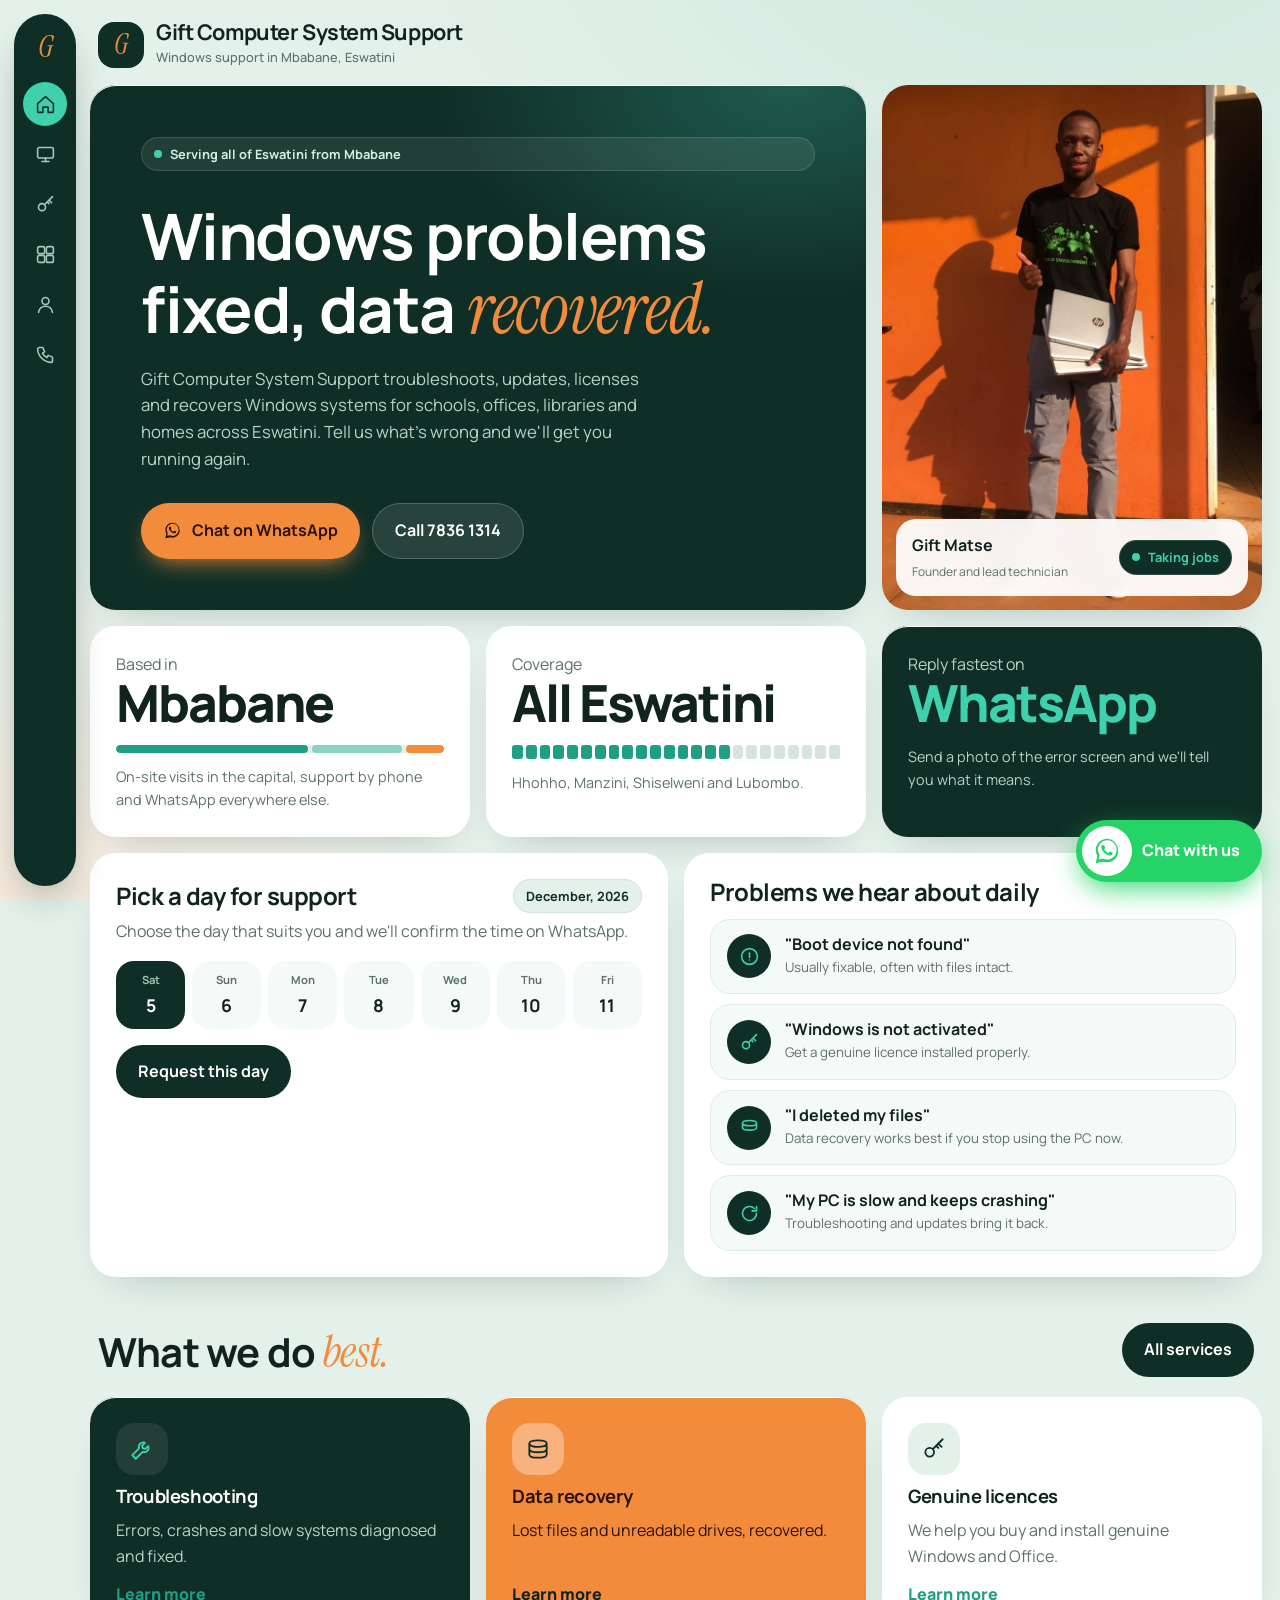
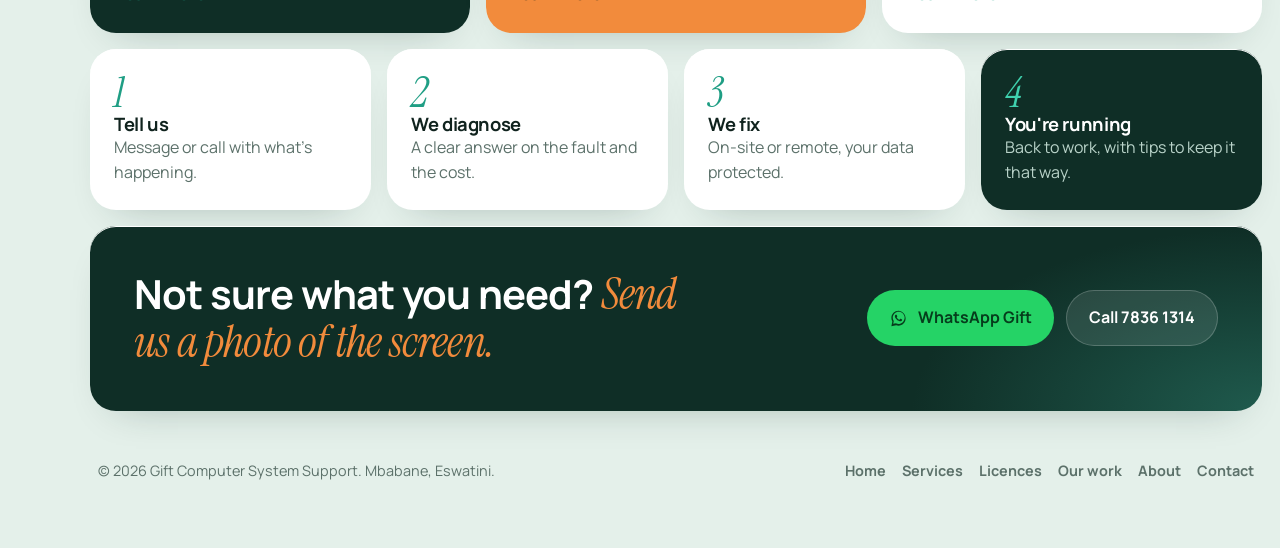
<file: index.html>
<!DOCTYPE html>
<html lang="en">
<head>
<meta charset="utf-8">
<meta name="viewport" content="width=device-width, initial-scale=1, viewport-fit=cover">
<title>Windows troubleshooting, licences and data recovery | Gift Computer System Support, Mbabane, Eswatini</title>
<meta name="description" content="Gift Computer System Support: Windows troubleshooting, updates, genuine licences, activation and data recovery across Eswatini. Based in Mbabane.">
<meta name="theme-color" content="#0f2e26">
<meta property="og:title" content="Windows troubleshooting, licences and data recovery | Gift Computer System Support">
<meta property="og:description" content="Gift Computer System Support: Windows troubleshooting, updates, genuine licences, activation and data recovery across Eswatini. Based in Mbabane.">
<meta property="og:image" content="images/gift-portrait.jpg">
<link rel="icon" href="data:image/svg+xml,%3Csvg xmlns='http://www.w3.org/2000/svg' viewBox='0 0 100 100'%3E%3Crect width='100' height='100' rx='28' fill='%230f2e26'/%3E%3Ctext x='50' y='68' font-size='56' text-anchor='middle' fill='%23f28b3c' font-family='serif'%3EG%3C/text%3E%3C/svg%3E">
<link rel="preconnect" href="https://fonts.googleapis.com">
<link rel="preconnect" href="https://fonts.gstatic.com" crossorigin>
<link href="https://fonts.googleapis.com/css2?family=Instrument+Serif:ital@0;1&family=Manrope:wght@400;500;700;800&display=swap" rel="stylesheet">
<link rel="stylesheet" href="style.css">
<script type="application/ld+json">{"@context":"https://schema.org","@type":"ProfessionalService","name":"Gift Computer System Support","telephone":"+26878361314","email":"machawe.matse@icloud.com","address":{"@type":"PostalAddress","addressLocality":"Mbabane","addressCountry":"SZ"},"areaServed":"Eswatini"}</script>
</head>
<body>
<svg width="0" height="0" style="position:absolute"><defs>
<symbol id="wa" viewBox="0 0 32 32"><path d="M16.04 3C9.4 3 4 8.4 4 15.03c0 2.12.56 4.19 1.62 6.01L4 29l8.1-1.58a12.1 12.1 0 0 0 3.94.66C22.68 28.08 28 22.68 28 16.05 28 9.4 22.68 3 16.04 3zm0 22.1c-1.26 0-2.5-.28-3.63-.8l-.5-.24-4.8.94.98-4.67-.27-.52a10 10 0 0 1-1.5-5.32c0-5.52 4.5-10.02 10.04-10.02 5.5 0 9.98 4.5 9.98 10.02 0 5.55-4.5 10.6-9.3 10.6zm5.5-7.5c-.3-.15-1.8-.9-2.08-1-.28-.1-.48-.15-.68.15-.2.3-.78.98-.95 1.18-.18.2-.35.22-.65.07-.3-.15-1.28-.47-2.43-1.5-.9-.8-1.5-1.8-1.68-2.1-.18-.3-.02-.47.13-.62.14-.13.3-.35.45-.52.15-.18.2-.3.3-.5.1-.2.05-.38-.03-.53-.07-.15-.68-1.65-.93-2.25-.25-.6-.5-.5-.68-.5h-.58c-.2 0-.53.08-.8.38-.28.3-1.05 1.03-1.05 2.5s1.08 2.9 1.23 3.1c.15.2 2.1 3.2 5.1 4.5.7.3 1.27.48 1.7.62.72.23 1.37.2 1.88.12.58-.08 1.8-.74 2.05-1.45.25-.7.25-1.3.18-1.43-.08-.13-.28-.2-.58-.35z"/></symbol>
<symbol id="i-wrench" viewBox="0 0 24 24"><path d="M14.7 6.3a4 4 0 0 0-5.4 5.1L3 17.7 6.3 21l6.3-6.3a4 4 0 0 0 5.1-5.4l-2.6 2.6-2.4-.6-.6-2.4z"/></symbol>
</defs></svg>
<nav class="side" aria-label="Main">
 <a class="logo" href="index.html" aria-label="Gift Computer System Support, home">G</a>
 <a class="n on" href="index.html" aria-label="Home" aria-current=page><svg viewBox="0 0 24 24"><path d="M3 11l9-8 9 8v9a1 1 0 0 1-1 1h-5v-6H9v6H4a1 1 0 0 1-1-1z"/></svg><span>Home</span></a>
 <a class="n" href="services.html" aria-label="Services"><svg viewBox="0 0 24 24"><rect x="3" y="4" width="18" height="12" rx="2"/><path d="M8 20h8M12 16v4"/></svg><span>Services</span></a>
 <a class="n" href="licences.html" aria-label="Licences"><svg viewBox="0 0 24 24"><circle cx="8" cy="15" r="4"/><path d="M11 12l9-9M16 7l3 3M14 9l2 2"/></svg><span>Licences</span></a>
 <a class="n" href="work.html" aria-label="Our work"><svg viewBox="0 0 24 24"><rect x="3" y="3" width="8" height="8" rx="2"/><rect x="13" y="3" width="8" height="8" rx="2"/><rect x="3" y="13" width="8" height="8" rx="2"/><rect x="13" y="13" width="8" height="8" rx="2"/></svg><span>Our work</span></a>
 <a class="n" href="about.html" aria-label="About"><svg viewBox="0 0 24 24"><circle cx="12" cy="8" r="4"/><path d="M4 21c1-5 4.5-7 8-7s7 2 8 7"/></svg><span>About</span></a>
 <a class="n" href="contact.html" aria-label="Contact"><svg viewBox="0 0 24 24"><path d="M5 4h4l2 5-2.5 1.5a11 11 0 0 0 5 5L15 13l5 2v4a2 2 0 0 1-2 2A16 16 0 0 1 3 6a2 2 0 0 1 2-2z"/></svg><span>Contact</span></a>
 <div class="sp"></div>
</nav>
<main id="top">
<a class="brand" href="index.html"><span class="m">G</span><span><b>Gift Computer System Support</b><small>Windows support in Mbabane, Eswatini</small></span></a>
<div class="grid">
<section class="card dark hero" aria-labelledby="h1">
  <span class="pill"><i class="dot"></i> Serving all of Eswatini from Mbabane</span>
  <div>
   <h1 id="h1">Windows problems fixed, data <span class="serif">recovered.</span></h1>
   <p style="margin-top:18px">Gift Computer System Support troubleshoots, updates, licenses and recovers Windows systems for schools, offices, libraries and homes across Eswatini. Tell us what's wrong and we'll get you running again.</p>
  </div>
  <div class="cta">
   <a class="btn b-or" href="https://wa.me/26879762612?text=Hello%20Gift%2C%20I%20need%20computer%20support."><svg viewBox="0 0 32 32" fill="currentColor"><use href="#wa"/></svg>Chat on WhatsApp</a>
   <a class="btn b-gh" href="tel:+26878361314">Call 7836 1314</a>
  </div>
 </section>

 <figure class="card hero-photo">
  <img src="images/gift-portrait.jpg" alt="Gift holding laptops, ready to help" fetchpriority="high">
  <figcaption class="tag"><span><b>Gift Matse</b><small>Founder and lead technician</small></span><span class="pill" style="background:#0f2e26;color:#3fd1ae"><i class="dot"></i>Taking jobs</span></figcaption>
 </figure>
<article class="card stat">
  <p>Based in</p><div class="big">Mbabane</div>
  <div class="bar"><i style="width:60%"></i><i style="width:28%"></i><i style="width:12%"></i></div>
  <p style="margin-top:12px;font-size:.9rem">On-site visits in the capital, support by phone and WhatsApp everywhere else.</p>
 </article>
 <article class="card stat">
  <p>Coverage</p><div class="big">All Eswatini</div>
  <div class="tick" aria-hidden="true"><i></i><i></i><i></i><i></i><i></i><i></i><i></i><i></i><i></i><i></i><i></i><i></i><i></i><i></i><i></i><i></i><i></i><i></i><i></i><i></i><i></i><i></i><i></i><i></i></div>
  <p style="margin-top:12px;font-size:.9rem">Hhohho, Manzini, Shiselweni and Lubombo.</p>
 </article>
 <article class="card stat dark">
  <p>Reply fastest on</p><div class="big" style="color:#3fd1ae">WhatsApp</div>
  <p style="margin-top:16px;font-size:.9rem">Send a photo of the error screen and we'll tell you what it means.</p>
 </article>

 
<section class="card half" aria-labelledby="cd"><div class="mh"><h3 id="cd">Pick a day for support</h3><span class="pill" style="background:var(--mint);color:var(--forest);border-color:#d3e2db" id="mo"></span></div><p style="margin-top:6px">Choose the day that suits you and we'll confirm the time on WhatsApp.</p><div class="cal" id="cal" role="group" aria-label="This week"></div><a class="btn b-dk" id="calgo" href="https://wa.me/26879762612">Request this day</a></section>
<section class="card half" aria-labelledby="qh"><h3 id="qh" style="font-size:1.5rem">Problems we hear about daily</h3><div class="serve" style="margin-top:14px">
<a class="row" href="work.html" style="text-decoration:none"><span class="av"><svg viewBox="0 0 24 24"><path d="M12 8v5M12 16h.01"/><circle cx="12" cy="12" r="9"/></svg></span><div><b>"Boot device not found"</b><small>Usually fixable, often with files intact.</small></div></a>
<a class="row" href="licences.html" style="text-decoration:none"><span class="av"><svg viewBox="0 0 24 24"><circle cx="8" cy="15" r="4"/><path d="M11 12l9-9M16 7l3 3M14 9l2 2"/></svg></span><div><b>"Windows is not activated"</b><small>Get a genuine licence installed properly.</small></div></a>
<a class="row" href="services.html" style="text-decoration:none"><span class="av"><svg viewBox="0 0 24 24"><path d="M4 7c0-2 3.6-3 8-3s8 1 8 3-3.6 3-8 3-8-1-8-3zM4 7v5c0 2 3.6 3 8 3s8-1 8-3V7"/></svg></span><div><b>"I deleted my files"</b><small>Data recovery works best if you stop using the PC now.</small></div></a>
<a class="row" href="services.html" style="text-decoration:none"><span class="av"><svg viewBox="0 0 24 24"><path d="M20 12a8 8 0 1 1-2.3-5.7M20 4v5h-5"/></svg></span><div><b>"My PC is slow and keeps crashing"</b><small>Troubleshooting and updates bring it back.</small></div></a>
</div></section>
<div class="head"><h2>What we do <span class="serif">best.</span></h2><a class="btn b-dk" href="services.html">All services</a></div>
<a class="card svc lk dk" href="services.html"><div class="ic"><svg viewBox="0 0 24 24"><path d="M14.7 6.3a4 4 0 0 0-5.4 5.1L3 17.7 6.3 21l6.3-6.3a4 4 0 0 0 5.1-5.4l-2.6 2.6-2.4-.6-.6-2.4z"/></svg></div><h3>Troubleshooting</h3><p>Errors, crashes and slow systems diagnosed and fixed.</p><span class="go">Learn more</span></a>
<a class="card svc lk hl" href="services.html"><div class="ic"><svg viewBox="0 0 24 24"><path d="M4 7c0-2 3.6-3 8-3s8 1 8 3-3.6 3-8 3-8-1-8-3zM4 7v5c0 2 3.6 3 8 3s8-1 8-3V7M4 12v5c0 2 3.6 3 8 3s8-1 8-3v-5"/></svg></div><h3>Data recovery</h3><p>Lost files and unreadable drives, recovered.</p><span class="go">Learn more</span></a>
<a class="card svc lk " href="licences.html"><div class="ic"><svg viewBox="0 0 24 24"><circle cx="8" cy="15" r="4"/><path d="M11 12l9-9M16 7l3 3M14 9l2 2"/></svg></div><h3>Genuine licences</h3><p>We help you buy and install genuine Windows and Office.</p><span class="go">Learn more</span></a>
<section class="steps" aria-label="How it works">
  <div class="card step"><div class="k">1</div><h3>Tell us</h3><p>Message or call with what's happening.</p></div>
  <div class="card step"><div class="k">2</div><h3>We diagnose</h3><p>A clear answer on the fault and the cost.</p></div>
  <div class="card step"><div class="k">3</div><h3>We fix</h3><p>On-site or remote, your data protected.</p></div>
  <div class="card step dark"><div class="k" style="color:#3fd1ae">4</div><h3>You're running</h3><p>Back to work, with tips to keep it that way.</p></div>
 </section>
<section class="card band"><h2>Not sure what you need? <span class="serif">Send us a photo of the screen.</span></h2><div class="cta"><a class="btn b-wa" href="https://wa.me/26879762612?text=Hello%20Gift%2C%20I%20need%20computer%20support."><svg viewBox="0 0 32 32" fill="currentColor"><use href="#wa"/></svg>WhatsApp Gift</a><a class="btn b-gh" href="tel:+26878361314">Call 7836 1314</a></div></section>
</div>
<footer><span>&copy; <span id="y">2026</span> Gift Computer System Support. Mbabane, Eswatini.</span><nav aria-label="Footer"><a href="index.html">Home</a><a href="services.html">Services</a><a href="licences.html">Licences</a><a href="work.html">Our work</a><a href="about.html">About</a><a href="contact.html">Contact</a></nav></footer>
</main>
<a class="wa" href="https://wa.me/26879762612?text=Hello%20Gift%2C%20I%20need%20computer%20support." aria-label="Chat with us on WhatsApp"><span class="c"><svg viewBox="0 0 32 32"><use href="#wa"/></svg></span><span class="t">Chat with us</span></a>
<script src="app.js"></script>
</body>
</html>
</file>
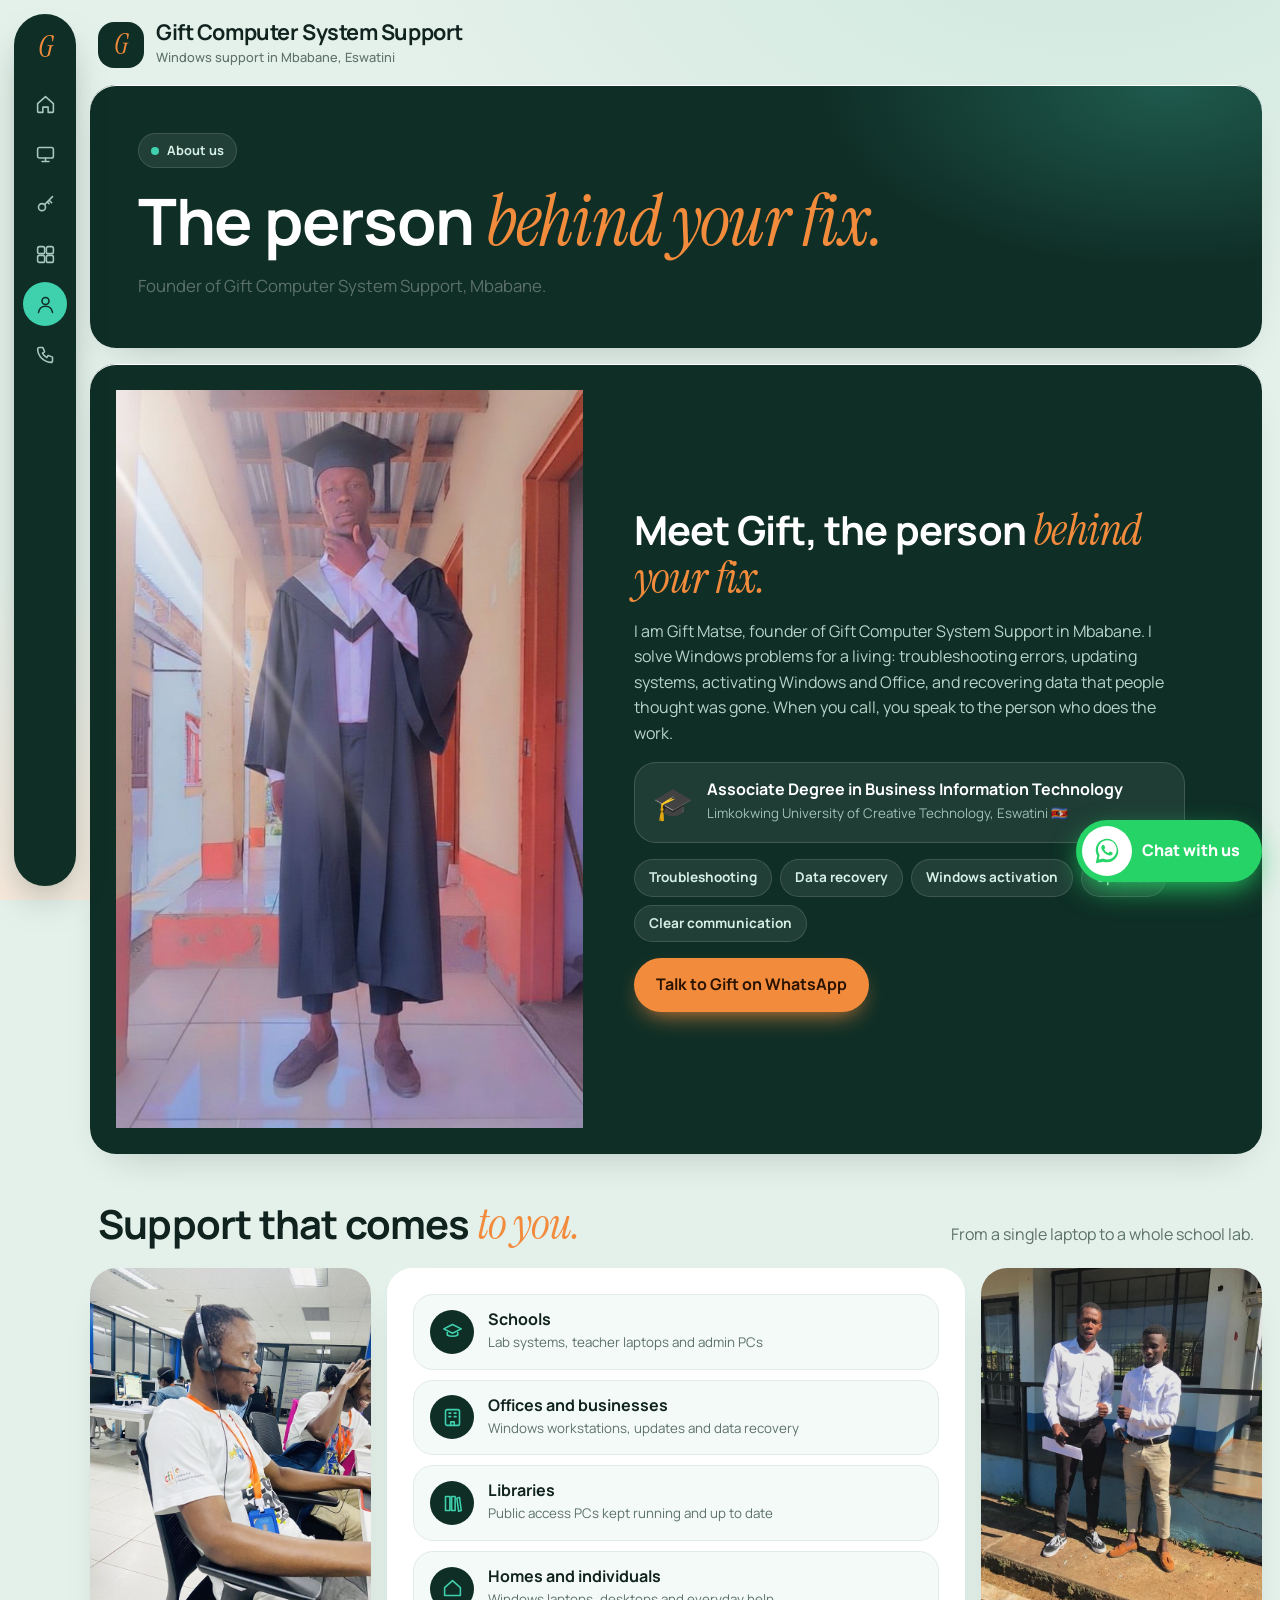
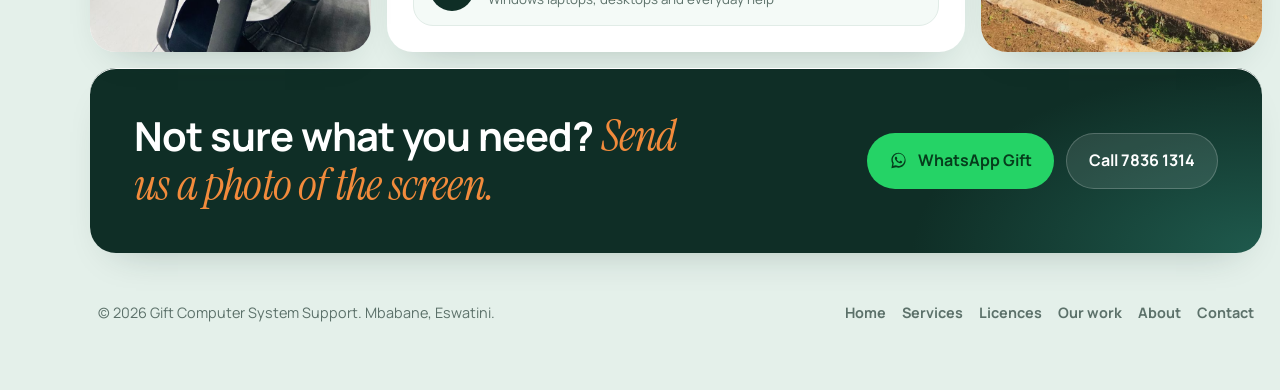
<file: about.html>
<!DOCTYPE html>
<html lang="en">
<head>
<meta charset="utf-8">
<meta name="viewport" content="width=device-width, initial-scale=1, viewport-fit=cover">
<title>About Gift | Gift Computer System Support, Mbabane, Eswatini</title>
<meta name="description" content="Meet Gift Matse, founder of Gift Computer System Support. Associate Degree in Business Information Technology, Limkokwing University Eswatini.">
<meta name="theme-color" content="#0f2e26">
<meta property="og:title" content="About Gift | Gift Computer System Support">
<meta property="og:description" content="Meet Gift Matse, founder of Gift Computer System Support. Associate Degree in Business Information Technology, Limkokwing University Eswatini.">
<meta property="og:image" content="images/gift-portrait.jpg">
<link rel="icon" href="data:image/svg+xml,%3Csvg xmlns='http://www.w3.org/2000/svg' viewBox='0 0 100 100'%3E%3Crect width='100' height='100' rx='28' fill='%230f2e26'/%3E%3Ctext x='50' y='68' font-size='56' text-anchor='middle' fill='%23f28b3c' font-family='serif'%3EG%3C/text%3E%3C/svg%3E">
<link rel="preconnect" href="https://fonts.googleapis.com">
<link rel="preconnect" href="https://fonts.gstatic.com" crossorigin>
<link href="https://fonts.googleapis.com/css2?family=Instrument+Serif:ital@0;1&family=Manrope:wght@400;500;700;800&display=swap" rel="stylesheet">
<link rel="stylesheet" href="style.css">
<script type="application/ld+json">{"@context":"https://schema.org","@type":"ProfessionalService","name":"Gift Computer System Support","telephone":"+26878361314","email":"machawe.matse@icloud.com","address":{"@type":"PostalAddress","addressLocality":"Mbabane","addressCountry":"SZ"},"areaServed":"Eswatini"}</script>
</head>
<body>
<svg width="0" height="0" style="position:absolute"><defs>
<symbol id="wa" viewBox="0 0 32 32"><path d="M16.04 3C9.4 3 4 8.4 4 15.03c0 2.12.56 4.19 1.62 6.01L4 29l8.1-1.58a12.1 12.1 0 0 0 3.94.66C22.68 28.08 28 22.68 28 16.05 28 9.4 22.68 3 16.04 3zm0 22.1c-1.26 0-2.5-.28-3.63-.8l-.5-.24-4.8.94.98-4.67-.27-.52a10 10 0 0 1-1.5-5.32c0-5.52 4.5-10.02 10.04-10.02 5.5 0 9.98 4.5 9.98 10.02 0 5.55-4.5 10.6-9.3 10.6zm5.5-7.5c-.3-.15-1.8-.9-2.08-1-.28-.1-.48-.15-.68.15-.2.3-.78.98-.95 1.18-.18.2-.35.22-.65.07-.3-.15-1.28-.47-2.43-1.5-.9-.8-1.5-1.8-1.68-2.1-.18-.3-.02-.47.13-.62.14-.13.3-.35.45-.52.15-.18.2-.3.3-.5.1-.2.05-.38-.03-.53-.07-.15-.68-1.65-.93-2.25-.25-.6-.5-.5-.68-.5h-.58c-.2 0-.53.08-.8.38-.28.3-1.05 1.03-1.05 2.5s1.08 2.9 1.23 3.1c.15.2 2.1 3.2 5.1 4.5.7.3 1.27.48 1.7.62.72.23 1.37.2 1.88.12.58-.08 1.8-.74 2.05-1.45.25-.7.25-1.3.18-1.43-.08-.13-.28-.2-.58-.35z"/></symbol>
<symbol id="i-wrench" viewBox="0 0 24 24"><path d="M14.7 6.3a4 4 0 0 0-5.4 5.1L3 17.7 6.3 21l6.3-6.3a4 4 0 0 0 5.1-5.4l-2.6 2.6-2.4-.6-.6-2.4z"/></symbol>
</defs></svg>
<nav class="side" aria-label="Main">
 <a class="logo" href="index.html" aria-label="Gift Computer System Support, home">G</a>
 <a class="n" href="index.html" aria-label="Home"><svg viewBox="0 0 24 24"><path d="M3 11l9-8 9 8v9a1 1 0 0 1-1 1h-5v-6H9v6H4a1 1 0 0 1-1-1z"/></svg><span>Home</span></a>
 <a class="n" href="services.html" aria-label="Services"><svg viewBox="0 0 24 24"><rect x="3" y="4" width="18" height="12" rx="2"/><path d="M8 20h8M12 16v4"/></svg><span>Services</span></a>
 <a class="n" href="licences.html" aria-label="Licences"><svg viewBox="0 0 24 24"><circle cx="8" cy="15" r="4"/><path d="M11 12l9-9M16 7l3 3M14 9l2 2"/></svg><span>Licences</span></a>
 <a class="n" href="work.html" aria-label="Our work"><svg viewBox="0 0 24 24"><rect x="3" y="3" width="8" height="8" rx="2"/><rect x="13" y="3" width="8" height="8" rx="2"/><rect x="3" y="13" width="8" height="8" rx="2"/><rect x="13" y="13" width="8" height="8" rx="2"/></svg><span>Our work</span></a>
 <a class="n on" href="about.html" aria-label="About" aria-current=page><svg viewBox="0 0 24 24"><circle cx="12" cy="8" r="4"/><path d="M4 21c1-5 4.5-7 8-7s7 2 8 7"/></svg><span>About</span></a>
 <a class="n" href="contact.html" aria-label="Contact"><svg viewBox="0 0 24 24"><path d="M5 4h4l2 5-2.5 1.5a11 11 0 0 0 5 5L15 13l5 2v4a2 2 0 0 1-2 2A16 16 0 0 1 3 6a2 2 0 0 1 2-2z"/></svg><span>Contact</span></a>
 <div class="sp"></div>
</nav>
<main id="top">
<a class="brand" href="index.html"><span class="m">G</span><span><b>Gift Computer System Support</b><small>Windows support in Mbabane, Eswatini</small></span></a>
<div class="grid">
<section class="card pagehead"><span class="pill"><i class="dot"></i> About us</span><h1>The person <span class="serif">behind your fix.</span></h1><p>Founder of Gift Computer System Support, Mbabane.</p></section><section class="card dark about" id="about" aria-labelledby="ah">
  <img loading="lazy" src="images/graduate.jpg" alt="Gift Matse in graduation gown">
  <div class="tx">
   <h2 id="ah">Meet Gift, the person <span class="serif">behind your fix.</span></h2>
   <p>I am Gift Matse, founder of Gift Computer System Support in Mbabane. I solve Windows problems for a living: troubleshooting errors, updating systems, activating Windows and Office, and recovering data that people thought was gone. When you call, you speak to the person who does the work.</p>
   <div class="deg"><span class="em" aria-hidden="true">🎓</span><div><b>Associate Degree in Business Information Technology</b><small>Limkokwing University of Creative Technology, Eswatini 🇸🇿</small></div></div>
   <div class="chips"><span>Troubleshooting</span><span>Data recovery</span><span>Windows activation</span><span>Updates</span><span>Clear communication</span></div>
   <div class="cta"><a class="btn b-or" href="https://wa.me/26879762612?text=Hello%20Gift%2C%20I%20need%20computer%20support.">Talk to Gift on WhatsApp</a></div>
  </div>
 </section><div class="head"><h2>Support that comes <span class="serif">to you.</span></h2><p>From a single laptop to a whole school lab.</p></div><section class="card photo2" aria-label="Gift at work"><img loading="lazy" src="images/support-desk.jpg" alt="Gift on a support call wearing a headset"></section>
 <section class="card serve" aria-label="Who we serve">
  <div class="row"><span class="av"><svg viewBox="0 0 24 24"><path d="M2 9l10-5 10 5-10 5zM6 11v5c3 2 9 2 12 0v-5"/></svg></span><div><b>Schools</b><small>Lab systems, teacher laptops and admin PCs</small></div></div>
  <div class="row"><span class="av"><svg viewBox="0 0 24 24"><rect x="4" y="3" width="16" height="18" rx="2"/><path d="M8 7h2M14 7h2M8 11h2M14 11h2M10 21v-4h4v4"/></svg></span><div><b>Offices and businesses</b><small>Windows workstations, updates and data recovery</small></div></div>
  <div class="row"><span class="av"><svg viewBox="0 0 24 24"><path d="M4 4h5v16H4zM11 4h4v16h-4zM17 6l3-1 2 15-3 1z"/></svg></span><div><b>Libraries</b><small>Public access PCs kept running and up to date</small></div></div>
  <div class="row"><span class="av"><svg viewBox="0 0 24 24"><path d="M3 11l9-8 9 8v9H3z"/></svg></span><div><b>Homes and individuals</b><small>Windows laptops, desktops and everyday help</small></div></div>
 </section>
 <section class="card photo2" aria-label="On site"><img loading="lazy" src="images/on-site.jpg" alt="Gift and a colleague on site at a school"></section>

 
<section class="card band"><h2>Not sure what you need? <span class="serif">Send us a photo of the screen.</span></h2><div class="cta"><a class="btn b-wa" href="https://wa.me/26879762612?text=Hello%20Gift%2C%20I%20need%20computer%20support."><svg viewBox="0 0 32 32" fill="currentColor"><use href="#wa"/></svg>WhatsApp Gift</a><a class="btn b-gh" href="tel:+26878361314">Call 7836 1314</a></div></section>
</div>
<footer><span>&copy; <span id="y">2026</span> Gift Computer System Support. Mbabane, Eswatini.</span><nav aria-label="Footer"><a href="index.html">Home</a><a href="services.html">Services</a><a href="licences.html">Licences</a><a href="work.html">Our work</a><a href="about.html">About</a><a href="contact.html">Contact</a></nav></footer>
</main>
<a class="wa" href="https://wa.me/26879762612?text=Hello%20Gift%2C%20I%20need%20computer%20support." aria-label="Chat with us on WhatsApp"><span class="c"><svg viewBox="0 0 32 32"><use href="#wa"/></svg></span><span class="t">Chat with us</span></a>
<script src="app.js"></script>
</body>
</html>
</file>
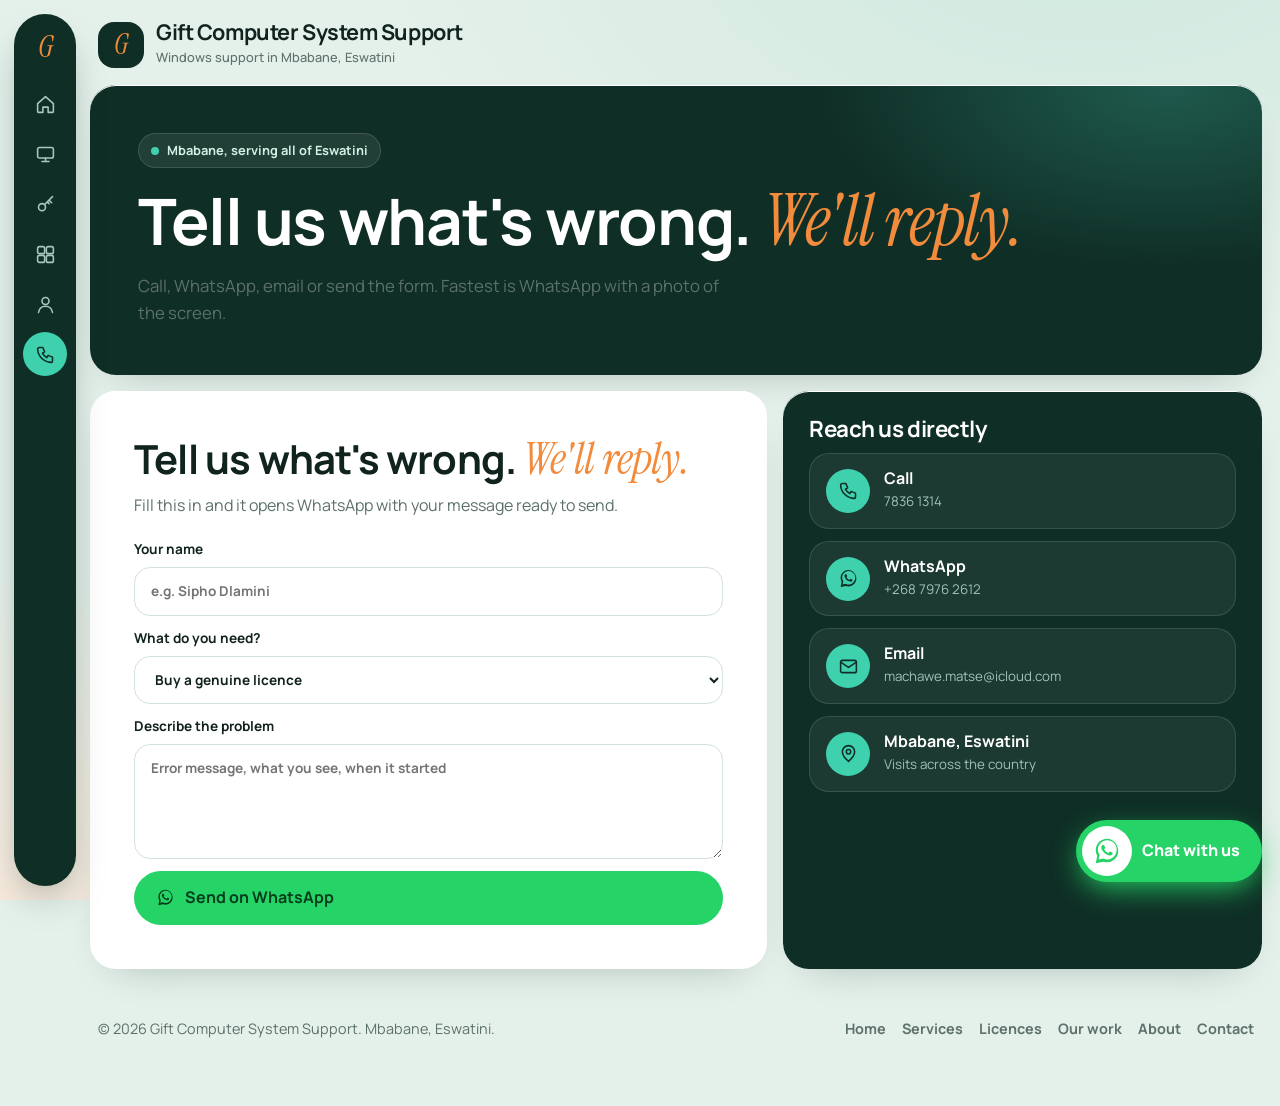
<file: contact.html>
<!DOCTYPE html>
<html lang="en">
<head>
<meta charset="utf-8">
<meta name="viewport" content="width=device-width, initial-scale=1, viewport-fit=cover">
<title>Contact | Gift Computer System Support, Mbabane, Eswatini</title>
<meta name="description" content="Call 7836 1314, WhatsApp +268 7976 2612 or email machawe.matse@icloud.com. Gift Computer System Support, Mbabane, Eswatini.">
<meta name="theme-color" content="#0f2e26">
<meta property="og:title" content="Contact | Gift Computer System Support">
<meta property="og:description" content="Call 7836 1314, WhatsApp +268 7976 2612 or email machawe.matse@icloud.com. Gift Computer System Support, Mbabane, Eswatini.">
<meta property="og:image" content="images/gift-portrait.jpg">
<link rel="icon" href="data:image/svg+xml,%3Csvg xmlns='http://www.w3.org/2000/svg' viewBox='0 0 100 100'%3E%3Crect width='100' height='100' rx='28' fill='%230f2e26'/%3E%3Ctext x='50' y='68' font-size='56' text-anchor='middle' fill='%23f28b3c' font-family='serif'%3EG%3C/text%3E%3C/svg%3E">
<link rel="preconnect" href="https://fonts.googleapis.com">
<link rel="preconnect" href="https://fonts.gstatic.com" crossorigin>
<link href="https://fonts.googleapis.com/css2?family=Instrument+Serif:ital@0;1&family=Manrope:wght@400;500;700;800&display=swap" rel="stylesheet">
<link rel="stylesheet" href="style.css">
<script type="application/ld+json">{"@context":"https://schema.org","@type":"ProfessionalService","name":"Gift Computer System Support","telephone":"+26878361314","email":"machawe.matse@icloud.com","address":{"@type":"PostalAddress","addressLocality":"Mbabane","addressCountry":"SZ"},"areaServed":"Eswatini"}</script>
</head>
<body>
<svg width="0" height="0" style="position:absolute"><defs>
<symbol id="wa" viewBox="0 0 32 32"><path d="M16.04 3C9.4 3 4 8.4 4 15.03c0 2.12.56 4.19 1.62 6.01L4 29l8.1-1.58a12.1 12.1 0 0 0 3.94.66C22.68 28.08 28 22.68 28 16.05 28 9.4 22.68 3 16.04 3zm0 22.1c-1.26 0-2.5-.28-3.63-.8l-.5-.24-4.8.94.98-4.67-.27-.52a10 10 0 0 1-1.5-5.32c0-5.52 4.5-10.02 10.04-10.02 5.5 0 9.98 4.5 9.98 10.02 0 5.55-4.5 10.6-9.3 10.6zm5.5-7.5c-.3-.15-1.8-.9-2.08-1-.28-.1-.48-.15-.68.15-.2.3-.78.98-.95 1.18-.18.2-.35.22-.65.07-.3-.15-1.28-.47-2.43-1.5-.9-.8-1.5-1.8-1.68-2.1-.18-.3-.02-.47.13-.62.14-.13.3-.35.45-.52.15-.18.2-.3.3-.5.1-.2.05-.38-.03-.53-.07-.15-.68-1.65-.93-2.25-.25-.6-.5-.5-.68-.5h-.58c-.2 0-.53.08-.8.38-.28.3-1.05 1.03-1.05 2.5s1.08 2.9 1.23 3.1c.15.2 2.1 3.2 5.1 4.5.7.3 1.27.48 1.7.62.72.23 1.37.2 1.88.12.58-.08 1.8-.74 2.05-1.45.25-.7.25-1.3.18-1.43-.08-.13-.28-.2-.58-.35z"/></symbol>
<symbol id="i-wrench" viewBox="0 0 24 24"><path d="M14.7 6.3a4 4 0 0 0-5.4 5.1L3 17.7 6.3 21l6.3-6.3a4 4 0 0 0 5.1-5.4l-2.6 2.6-2.4-.6-.6-2.4z"/></symbol>
</defs></svg>
<nav class="side" aria-label="Main">
 <a class="logo" href="index.html" aria-label="Gift Computer System Support, home">G</a>
 <a class="n" href="index.html" aria-label="Home"><svg viewBox="0 0 24 24"><path d="M3 11l9-8 9 8v9a1 1 0 0 1-1 1h-5v-6H9v6H4a1 1 0 0 1-1-1z"/></svg><span>Home</span></a>
 <a class="n" href="services.html" aria-label="Services"><svg viewBox="0 0 24 24"><rect x="3" y="4" width="18" height="12" rx="2"/><path d="M8 20h8M12 16v4"/></svg><span>Services</span></a>
 <a class="n" href="licences.html" aria-label="Licences"><svg viewBox="0 0 24 24"><circle cx="8" cy="15" r="4"/><path d="M11 12l9-9M16 7l3 3M14 9l2 2"/></svg><span>Licences</span></a>
 <a class="n" href="work.html" aria-label="Our work"><svg viewBox="0 0 24 24"><rect x="3" y="3" width="8" height="8" rx="2"/><rect x="13" y="3" width="8" height="8" rx="2"/><rect x="3" y="13" width="8" height="8" rx="2"/><rect x="13" y="13" width="8" height="8" rx="2"/></svg><span>Our work</span></a>
 <a class="n" href="about.html" aria-label="About"><svg viewBox="0 0 24 24"><circle cx="12" cy="8" r="4"/><path d="M4 21c1-5 4.5-7 8-7s7 2 8 7"/></svg><span>About</span></a>
 <a class="n on" href="contact.html" aria-label="Contact" aria-current=page><svg viewBox="0 0 24 24"><path d="M5 4h4l2 5-2.5 1.5a11 11 0 0 0 5 5L15 13l5 2v4a2 2 0 0 1-2 2A16 16 0 0 1 3 6a2 2 0 0 1 2-2z"/></svg><span>Contact</span></a>
 <div class="sp"></div>
</nav>
<main id="top">
<a class="brand" href="index.html"><span class="m">G</span><span><b>Gift Computer System Support</b><small>Windows support in Mbabane, Eswatini</small></span></a>
<div class="grid">
<section class="card pagehead"><span class="pill"><i class="dot"></i> Mbabane, serving all of Eswatini</span><h1>Tell us what's wrong. <span class="serif">We'll reply.</span></h1><p>Call, WhatsApp, email or send the form. Fastest is WhatsApp with a photo of the screen.</p></section><section class="card contact" id="contact" aria-labelledby="ch">
  <h2 id="ch">Tell us what's wrong. <span class="serif">We'll reply.</span></h2>
  <p style="margin-top:10px">Fill this in and it opens WhatsApp with your message ready to send.</p>
  <form id="f">
   <label>Your name<input id="nm" required autocomplete="name" placeholder="e.g. Sipho Dlamini"></label>
   <label>What do you need?<select id="sv"><option>Buy a genuine licence</option><option>Troubleshooting</option><option>Data recovery</option><option>Windows install or recovery</option><option>Updates and optimisation</option><option>Windows or Office activation</option><option>Virus removal</option></select></label>
   <label>Describe the problem<textarea id="ms" rows="4" placeholder="Error message, what you see, when it started"></textarea></label>
   <button class="btn b-wa" type="submit"><svg viewBox="0 0 32 32" fill="currentColor"><use href="#wa"/></svg>Send on WhatsApp</button>
  </form>
 </section>

 <aside class="card dark info" aria-label="Contact details">
  <h3 style="font-size:1.4rem">Reach us directly</h3>
  <a class="row" href="tel:+26878361314"><span class="av"><svg viewBox="0 0 24 24"><path d="M5 4h4l2 5-2.5 1.5a11 11 0 0 0 5 5L15 13l5 2v4a2 2 0 0 1-2 2A16 16 0 0 1 3 6a2 2 0 0 1 2-2z"/></svg></span><div><b>Call</b><small>7836 1314</small></div></a>
  <a class="row" href="https://wa.me/26879762612"><span class="av"><svg viewBox="0 0 32 32" fill="currentColor" style="fill:currentColor;stroke:none"><use href="#wa"/></svg></span><div><b>WhatsApp</b><small>+268 7976 2612</small></div></a>
  <a class="row" href="mailto:machawe.matse@icloud.com"><span class="av"><svg viewBox="0 0 24 24"><rect x="3" y="5" width="18" height="14" rx="2"/><path d="M3 7l9 6 9-6"/></svg></span><div><b>Email</b><small style="word-break:break-all">machawe.matse@icloud.com</small></div></a>
  <div class="row"><span class="av"><svg viewBox="0 0 24 24"><path d="M12 21s7-6 7-11a7 7 0 0 0-14 0c0 5 7 11 7 11z"/><circle cx="12" cy="10" r="2.5"/></svg></span><div><b>Mbabane, Eswatini</b><small>Visits across the country</small></div></div>
 </aside>

</div>
<footer><span>&copy; <span id="y">2026</span> Gift Computer System Support. Mbabane, Eswatini.</span><nav aria-label="Footer"><a href="index.html">Home</a><a href="services.html">Services</a><a href="licences.html">Licences</a><a href="work.html">Our work</a><a href="about.html">About</a><a href="contact.html">Contact</a></nav></footer>
</main>
<a class="wa" href="https://wa.me/26879762612?text=Hello%20Gift%2C%20I%20need%20computer%20support." aria-label="Chat with us on WhatsApp"><span class="c"><svg viewBox="0 0 32 32"><use href="#wa"/></svg></span><span class="t">Chat with us</span></a>
<script src="app.js"></script>
</body>
</html>
</file>
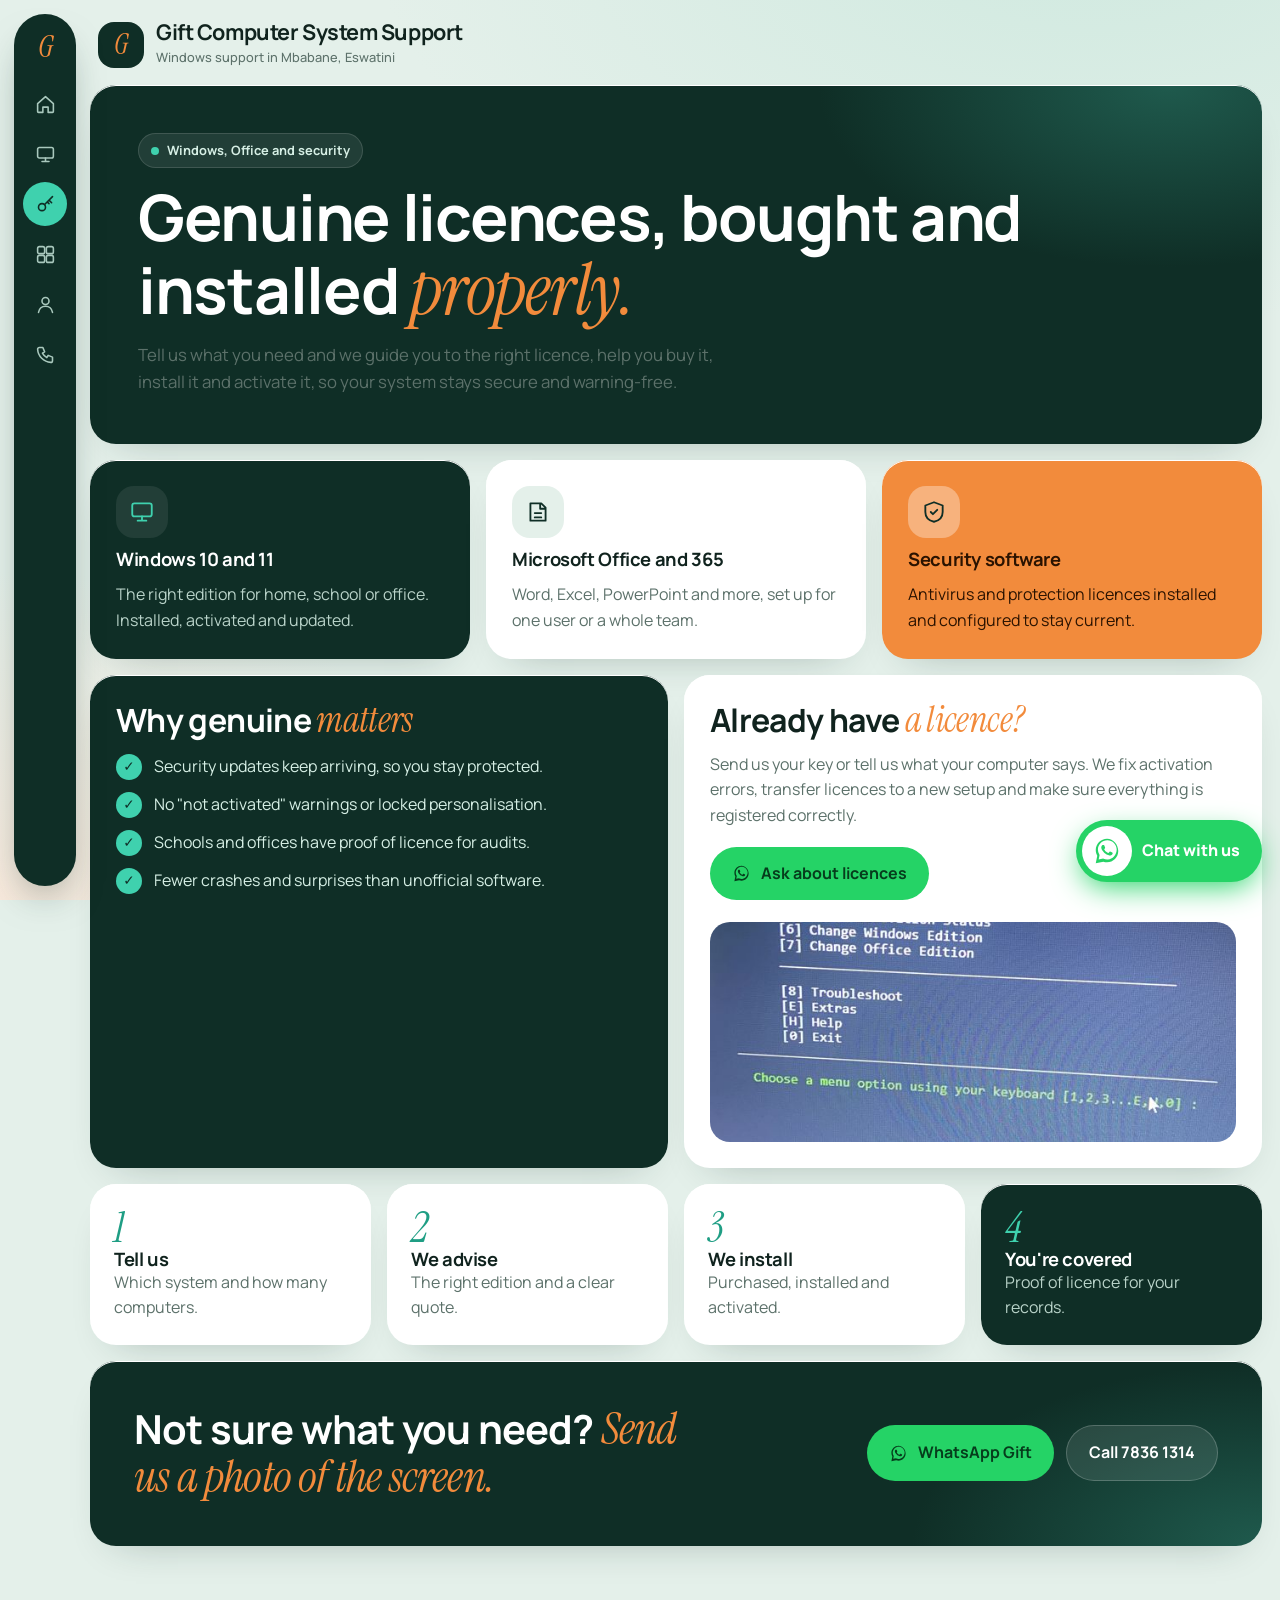
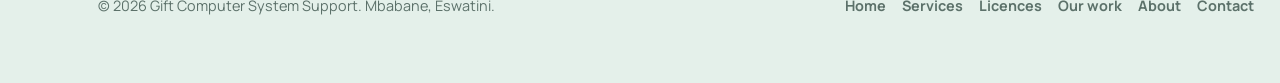
<file: licences.html>
<!DOCTYPE html>
<html lang="en">
<head>
<meta charset="utf-8">
<meta name="viewport" content="width=device-width, initial-scale=1, viewport-fit=cover">
<title>Genuine Windows and Office licences | Gift Computer System Support, Mbabane, Eswatini</title>
<meta name="description" content="Buy and install genuine Windows, Microsoft Office and security licences in Eswatini with Gift Computer System Support, Mbabane.">
<meta name="theme-color" content="#0f2e26">
<meta property="og:title" content="Genuine Windows and Office licences | Gift Computer System Support">
<meta property="og:description" content="Buy and install genuine Windows, Microsoft Office and security licences in Eswatini with Gift Computer System Support, Mbabane.">
<meta property="og:image" content="images/gift-portrait.jpg">
<link rel="icon" href="data:image/svg+xml,%3Csvg xmlns='http://www.w3.org/2000/svg' viewBox='0 0 100 100'%3E%3Crect width='100' height='100' rx='28' fill='%230f2e26'/%3E%3Ctext x='50' y='68' font-size='56' text-anchor='middle' fill='%23f28b3c' font-family='serif'%3EG%3C/text%3E%3C/svg%3E">
<link rel="preconnect" href="https://fonts.googleapis.com">
<link rel="preconnect" href="https://fonts.gstatic.com" crossorigin>
<link href="https://fonts.googleapis.com/css2?family=Instrument+Serif:ital@0;1&family=Manrope:wght@400;500;700;800&display=swap" rel="stylesheet">
<link rel="stylesheet" href="style.css">
<script type="application/ld+json">{"@context":"https://schema.org","@type":"ProfessionalService","name":"Gift Computer System Support","telephone":"+26878361314","email":"machawe.matse@icloud.com","address":{"@type":"PostalAddress","addressLocality":"Mbabane","addressCountry":"SZ"},"areaServed":"Eswatini"}</script>
</head>
<body>
<svg width="0" height="0" style="position:absolute"><defs>
<symbol id="wa" viewBox="0 0 32 32"><path d="M16.04 3C9.4 3 4 8.4 4 15.03c0 2.12.56 4.19 1.62 6.01L4 29l8.1-1.58a12.1 12.1 0 0 0 3.94.66C22.68 28.08 28 22.68 28 16.05 28 9.4 22.68 3 16.04 3zm0 22.1c-1.26 0-2.5-.28-3.63-.8l-.5-.24-4.8.94.98-4.67-.27-.52a10 10 0 0 1-1.5-5.32c0-5.52 4.5-10.02 10.04-10.02 5.5 0 9.98 4.5 9.98 10.02 0 5.55-4.5 10.6-9.3 10.6zm5.5-7.5c-.3-.15-1.8-.9-2.08-1-.28-.1-.48-.15-.68.15-.2.3-.78.98-.95 1.18-.18.2-.35.22-.65.07-.3-.15-1.28-.47-2.43-1.5-.9-.8-1.5-1.8-1.68-2.1-.18-.3-.02-.47.13-.62.14-.13.3-.35.45-.52.15-.18.2-.3.3-.5.1-.2.05-.38-.03-.53-.07-.15-.68-1.65-.93-2.25-.25-.6-.5-.5-.68-.5h-.58c-.2 0-.53.08-.8.38-.28.3-1.05 1.03-1.05 2.5s1.08 2.9 1.23 3.1c.15.2 2.1 3.2 5.1 4.5.7.3 1.27.48 1.7.62.72.23 1.37.2 1.88.12.58-.08 1.8-.74 2.05-1.45.25-.7.25-1.3.18-1.43-.08-.13-.28-.2-.58-.35z"/></symbol>
<symbol id="i-wrench" viewBox="0 0 24 24"><path d="M14.7 6.3a4 4 0 0 0-5.4 5.1L3 17.7 6.3 21l6.3-6.3a4 4 0 0 0 5.1-5.4l-2.6 2.6-2.4-.6-.6-2.4z"/></symbol>
</defs></svg>
<nav class="side" aria-label="Main">
 <a class="logo" href="index.html" aria-label="Gift Computer System Support, home">G</a>
 <a class="n" href="index.html" aria-label="Home"><svg viewBox="0 0 24 24"><path d="M3 11l9-8 9 8v9a1 1 0 0 1-1 1h-5v-6H9v6H4a1 1 0 0 1-1-1z"/></svg><span>Home</span></a>
 <a class="n" href="services.html" aria-label="Services"><svg viewBox="0 0 24 24"><rect x="3" y="4" width="18" height="12" rx="2"/><path d="M8 20h8M12 16v4"/></svg><span>Services</span></a>
 <a class="n on" href="licences.html" aria-label="Licences" aria-current=page><svg viewBox="0 0 24 24"><circle cx="8" cy="15" r="4"/><path d="M11 12l9-9M16 7l3 3M14 9l2 2"/></svg><span>Licences</span></a>
 <a class="n" href="work.html" aria-label="Our work"><svg viewBox="0 0 24 24"><rect x="3" y="3" width="8" height="8" rx="2"/><rect x="13" y="3" width="8" height="8" rx="2"/><rect x="3" y="13" width="8" height="8" rx="2"/><rect x="13" y="13" width="8" height="8" rx="2"/></svg><span>Our work</span></a>
 <a class="n" href="about.html" aria-label="About"><svg viewBox="0 0 24 24"><circle cx="12" cy="8" r="4"/><path d="M4 21c1-5 4.5-7 8-7s7 2 8 7"/></svg><span>About</span></a>
 <a class="n" href="contact.html" aria-label="Contact"><svg viewBox="0 0 24 24"><path d="M5 4h4l2 5-2.5 1.5a11 11 0 0 0 5 5L15 13l5 2v4a2 2 0 0 1-2 2A16 16 0 0 1 3 6a2 2 0 0 1 2-2z"/></svg><span>Contact</span></a>
 <div class="sp"></div>
</nav>
<main id="top">
<a class="brand" href="index.html"><span class="m">G</span><span><b>Gift Computer System Support</b><small>Windows support in Mbabane, Eswatini</small></span></a>
<div class="grid">
<section class="card pagehead"><span class="pill"><i class="dot"></i> Windows, Office and security</span><h1>Genuine licences, bought and installed <span class="serif">properly.</span></h1><p>Tell us what you need and we guide you to the right licence, help you buy it, install it and activate it, so your system stays secure and warning-free.</p></section>
<article class="card svc dk third"><div class="ic"><svg viewBox="0 0 24 24"><rect x="3" y="4" width="18" height="12" rx="2"/><path d="M8 20h8M12 16v4"/></svg></div><h3>Windows 10 and 11</h3><p>The right edition for home, school or office. Installed, activated and updated.</p></article>
<article class="card svc third"><div class="ic"><svg viewBox="0 0 24 24"><path d="M5 4h10l4 4v12H5zM14 4v5h5M9 13h6M9 17h6"/></svg></div><h3>Microsoft Office and 365</h3><p>Word, Excel, PowerPoint and more, set up for one user or a whole team.</p></article>
<article class="card svc hl third"><div class="ic"><svg viewBox="0 0 24 24"><path d="M12 3l8 3v6c0 5-3.5 8-8 9-4.5-1-8-4-8-9V6z"/><path d="M9 12l2 2 4-4"/></svg></div><h3>Security software</h3><p>Antivirus and protection licences installed and configured to stay current.</p></article>
<section class="card dark half"><h2 style="font-size:clamp(1.5rem,2.6vw,2rem)">Why genuine <span class="serif">matters</span></h2><ul class="chk"><li>Security updates keep arriving, so you stay protected.</li><li>No "not activated" warnings or locked personalisation.</li><li>Schools and offices have proof of licence for audits.</li><li>Fewer crashes and surprises than unofficial software.</li></ul></section>
<section class="card half"><h2 style="font-size:clamp(1.5rem,2.6vw,2rem)">Already have <span class="serif" style="color:var(--orange)">a licence?</span></h2><p style="margin:12px 0 18px">Send us your key or tell us what your computer says. We fix activation errors, transfer licences to a new setup and make sure everything is registered correctly.</p><div class="cta"><a class="btn b-wa" href="https://wa.me/26879762612?text=Hello%20Gift%2C%20I%20need%20help%20with%20a%20Windows%20or%20Office%20licence."><svg viewBox="0 0 32 32" fill="currentColor"><use href="#wa"/></svg>Ask about licences</a></div><div style="margin-top:22px;border-radius:20px;overflow:hidden"><img loading="lazy" src="images/activation.jpg" alt="Windows and Office activation screen" style="height:220px;width:100%;object-fit:cover"></div></section>
<section class="steps"><div class="card step"><div class="k">1</div><h3>Tell us</h3><p>Which system and how many computers.</p></div><div class="card step"><div class="k">2</div><h3>We advise</h3><p>The right edition and a clear quote.</p></div><div class="card step"><div class="k">3</div><h3>We install</h3><p>Purchased, installed and activated.</p></div><div class="card step dark"><div class="k" style="color:#3fd1ae">4</div><h3>You're covered</h3><p>Proof of licence for your records.</p></div></section>
<section class="card band"><h2>Not sure what you need? <span class="serif">Send us a photo of the screen.</span></h2><div class="cta"><a class="btn b-wa" href="https://wa.me/26879762612?text=Hello%20Gift%2C%20I%20need%20computer%20support."><svg viewBox="0 0 32 32" fill="currentColor"><use href="#wa"/></svg>WhatsApp Gift</a><a class="btn b-gh" href="tel:+26878361314">Call 7836 1314</a></div></section>
</div>
<footer><span>&copy; <span id="y">2026</span> Gift Computer System Support. Mbabane, Eswatini.</span><nav aria-label="Footer"><a href="index.html">Home</a><a href="services.html">Services</a><a href="licences.html">Licences</a><a href="work.html">Our work</a><a href="about.html">About</a><a href="contact.html">Contact</a></nav></footer>
</main>
<a class="wa" href="https://wa.me/26879762612?text=Hello%20Gift%2C%20I%20need%20computer%20support." aria-label="Chat with us on WhatsApp"><span class="c"><svg viewBox="0 0 32 32"><use href="#wa"/></svg></span><span class="t">Chat with us</span></a>
<script src="app.js"></script>
</body>
</html>
</file>
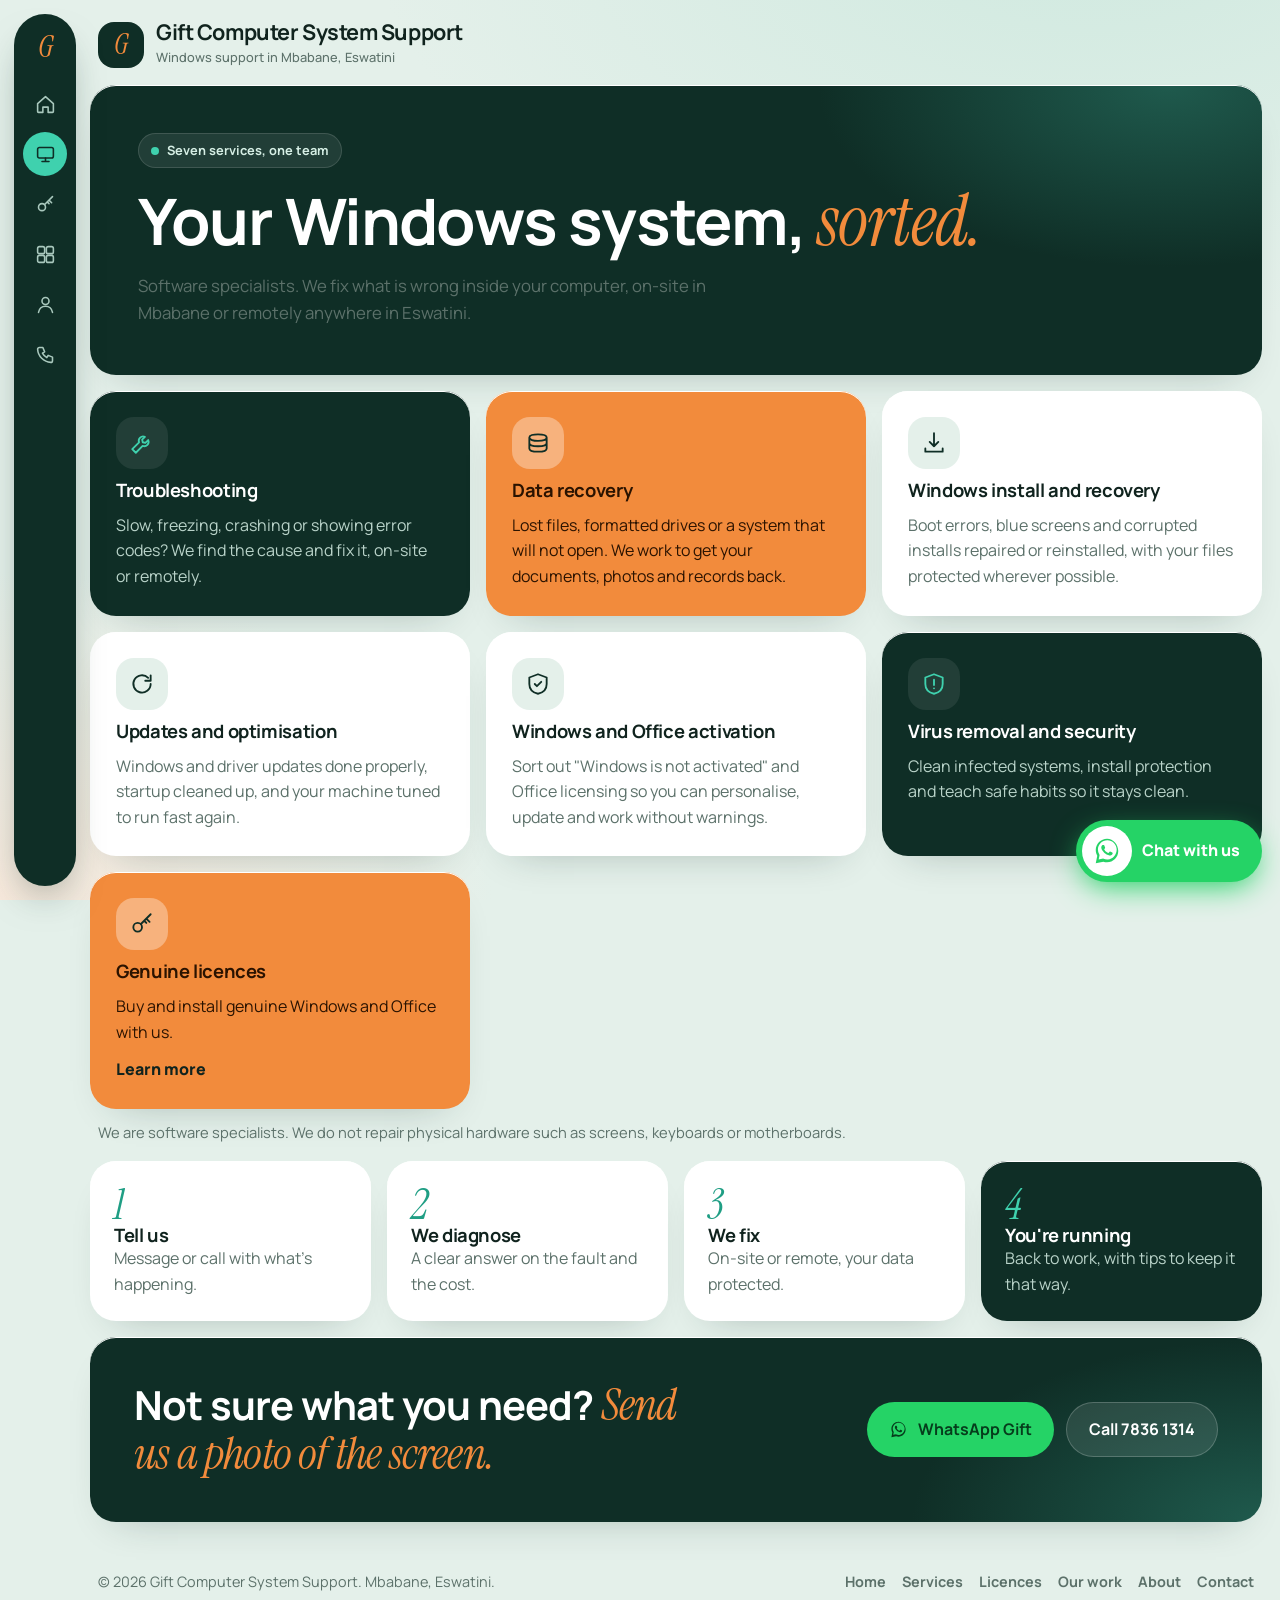
<file: services.html>
<!DOCTYPE html>
<html lang="en">
<head>
<meta charset="utf-8">
<meta name="viewport" content="width=device-width, initial-scale=1, viewport-fit=cover">
<title>Services | Gift Computer System Support, Mbabane, Eswatini</title>
<meta name="description" content="Troubleshooting, data recovery, Windows install, updates, activation, genuine licences and virus removal across Eswatini.">
<meta name="theme-color" content="#0f2e26">
<meta property="og:title" content="Services | Gift Computer System Support">
<meta property="og:description" content="Troubleshooting, data recovery, Windows install, updates, activation, genuine licences and virus removal across Eswatini.">
<meta property="og:image" content="images/gift-portrait.jpg">
<link rel="icon" href="data:image/svg+xml,%3Csvg xmlns='http://www.w3.org/2000/svg' viewBox='0 0 100 100'%3E%3Crect width='100' height='100' rx='28' fill='%230f2e26'/%3E%3Ctext x='50' y='68' font-size='56' text-anchor='middle' fill='%23f28b3c' font-family='serif'%3EG%3C/text%3E%3C/svg%3E">
<link rel="preconnect" href="https://fonts.googleapis.com">
<link rel="preconnect" href="https://fonts.gstatic.com" crossorigin>
<link href="https://fonts.googleapis.com/css2?family=Instrument+Serif:ital@0;1&family=Manrope:wght@400;500;700;800&display=swap" rel="stylesheet">
<link rel="stylesheet" href="style.css">
<script type="application/ld+json">{"@context":"https://schema.org","@type":"ProfessionalService","name":"Gift Computer System Support","telephone":"+26878361314","email":"machawe.matse@icloud.com","address":{"@type":"PostalAddress","addressLocality":"Mbabane","addressCountry":"SZ"},"areaServed":"Eswatini"}</script>
</head>
<body>
<svg width="0" height="0" style="position:absolute"><defs>
<symbol id="wa" viewBox="0 0 32 32"><path d="M16.04 3C9.4 3 4 8.4 4 15.03c0 2.12.56 4.19 1.62 6.01L4 29l8.1-1.58a12.1 12.1 0 0 0 3.94.66C22.68 28.08 28 22.68 28 16.05 28 9.4 22.68 3 16.04 3zm0 22.1c-1.26 0-2.5-.28-3.63-.8l-.5-.24-4.8.94.98-4.67-.27-.52a10 10 0 0 1-1.5-5.32c0-5.52 4.5-10.02 10.04-10.02 5.5 0 9.98 4.5 9.98 10.02 0 5.55-4.5 10.6-9.3 10.6zm5.5-7.5c-.3-.15-1.8-.9-2.08-1-.28-.1-.48-.15-.68.15-.2.3-.78.98-.95 1.18-.18.2-.35.22-.65.07-.3-.15-1.28-.47-2.43-1.5-.9-.8-1.5-1.8-1.68-2.1-.18-.3-.02-.47.13-.62.14-.13.3-.35.45-.52.15-.18.2-.3.3-.5.1-.2.05-.38-.03-.53-.07-.15-.68-1.65-.93-2.25-.25-.6-.5-.5-.68-.5h-.58c-.2 0-.53.08-.8.38-.28.3-1.05 1.03-1.05 2.5s1.08 2.9 1.23 3.1c.15.2 2.1 3.2 5.1 4.5.7.3 1.27.48 1.7.62.72.23 1.37.2 1.88.12.58-.08 1.8-.74 2.05-1.45.25-.7.25-1.3.18-1.43-.08-.13-.28-.2-.58-.35z"/></symbol>
<symbol id="i-wrench" viewBox="0 0 24 24"><path d="M14.7 6.3a4 4 0 0 0-5.4 5.1L3 17.7 6.3 21l6.3-6.3a4 4 0 0 0 5.1-5.4l-2.6 2.6-2.4-.6-.6-2.4z"/></symbol>
</defs></svg>
<nav class="side" aria-label="Main">
 <a class="logo" href="index.html" aria-label="Gift Computer System Support, home">G</a>
 <a class="n" href="index.html" aria-label="Home"><svg viewBox="0 0 24 24"><path d="M3 11l9-8 9 8v9a1 1 0 0 1-1 1h-5v-6H9v6H4a1 1 0 0 1-1-1z"/></svg><span>Home</span></a>
 <a class="n on" href="services.html" aria-label="Services" aria-current=page><svg viewBox="0 0 24 24"><rect x="3" y="4" width="18" height="12" rx="2"/><path d="M8 20h8M12 16v4"/></svg><span>Services</span></a>
 <a class="n" href="licences.html" aria-label="Licences"><svg viewBox="0 0 24 24"><circle cx="8" cy="15" r="4"/><path d="M11 12l9-9M16 7l3 3M14 9l2 2"/></svg><span>Licences</span></a>
 <a class="n" href="work.html" aria-label="Our work"><svg viewBox="0 0 24 24"><rect x="3" y="3" width="8" height="8" rx="2"/><rect x="13" y="3" width="8" height="8" rx="2"/><rect x="3" y="13" width="8" height="8" rx="2"/><rect x="13" y="13" width="8" height="8" rx="2"/></svg><span>Our work</span></a>
 <a class="n" href="about.html" aria-label="About"><svg viewBox="0 0 24 24"><circle cx="12" cy="8" r="4"/><path d="M4 21c1-5 4.5-7 8-7s7 2 8 7"/></svg><span>About</span></a>
 <a class="n" href="contact.html" aria-label="Contact"><svg viewBox="0 0 24 24"><path d="M5 4h4l2 5-2.5 1.5a11 11 0 0 0 5 5L15 13l5 2v4a2 2 0 0 1-2 2A16 16 0 0 1 3 6a2 2 0 0 1 2-2z"/></svg><span>Contact</span></a>
 <div class="sp"></div>
</nav>
<main id="top">
<a class="brand" href="index.html"><span class="m">G</span><span><b>Gift Computer System Support</b><small>Windows support in Mbabane, Eswatini</small></span></a>
<div class="grid">
<section class="card pagehead"><span class="pill"><i class="dot"></i> Seven services, one team</span><h1>Your Windows system, <span class="serif">sorted.</span></h1><p>Software specialists. We fix what is wrong inside your computer, on-site in Mbabane or remotely anywhere in Eswatini.</p></section><article class="card svc dk"><div class="ic"><svg viewBox="0 0 24 24"><path d="M14.7 6.3a4 4 0 0 0-5.4 5.1L3 17.7 6.3 21l6.3-6.3a4 4 0 0 0 5.1-5.4l-2.6 2.6-2.4-.6-.6-2.4z"/></svg></div><h3>Troubleshooting</h3><p>Slow, freezing, crashing or showing error codes? We find the cause and fix it, on-site or remotely.</p></article>
 <article class="card svc hl"><div class="ic"><svg viewBox="0 0 24 24"><path d="M4 7c0-2 3.6-3 8-3s8 1 8 3-3.6 3-8 3-8-1-8-3zM4 7v5c0 2 3.6 3 8 3s8-1 8-3V7M4 12v5c0 2 3.6 3 8 3s8-1 8-3v-5"/></svg></div><h3>Data recovery</h3><p>Lost files, formatted drives or a system that will not open. We work to get your documents, photos and records back.</p></article>
 <article class="card svc "><div class="ic"><svg viewBox="0 0 24 24"><path d="M12 3v12m0 0l-4-4m4 4l4-4M4 17v3h16v-3"/></svg></div><h3>Windows install and recovery</h3><p>Boot errors, blue screens and corrupted installs repaired or reinstalled, with your files protected wherever possible.</p></article>
 <article class="card svc "><div class="ic"><svg viewBox="0 0 24 24"><path d="M20 12a8 8 0 1 1-2.3-5.7M20 4v5h-5"/></svg></div><h3>Updates and optimisation</h3><p>Windows and driver updates done properly, startup cleaned up, and your machine tuned to run fast again.</p></article>
 <article class="card svc "><div class="ic"><svg viewBox="0 0 24 24"><path d="M12 3l8 3v6c0 5-3.5 8-8 9-4.5-1-8-4-8-9V6z"/><path d="M9 12l2 2 4-4"/></svg></div><h3>Windows and Office activation</h3><p>Sort out "Windows is not activated" and Office licensing so you can personalise, update and work without warnings.</p></article>
 <article class="card svc dk"><div class="ic"><svg viewBox="0 0 24 24"><path d="M12 3l8 3v6c0 5-3.5 8-8 9-4.5-1-8-4-8-9V6z"/><path d="M12 8v5M12 16h.01"/></svg></div><h3>Virus removal and security</h3><p>Clean infected systems, install protection and teach safe habits so it stays clean.</p></article>
 <a class="card svc lk hl" href="licences.html"><div class="ic"><svg viewBox="0 0 24 24"><circle cx="8" cy="15" r="4"/><path d="M11 12l9-9M16 7l3 3M14 9l2 2"/></svg></div><h3>Genuine licences</h3><p>Buy and install genuine Windows and Office with us.</p><span class="go">Learn more</span></a><p class="note">We are software specialists. We do not repair physical hardware such as screens, keyboards or motherboards.</p><section class="steps" aria-label="How it works">
  <div class="card step"><div class="k">1</div><h3>Tell us</h3><p>Message or call with what's happening.</p></div>
  <div class="card step"><div class="k">2</div><h3>We diagnose</h3><p>A clear answer on the fault and the cost.</p></div>
  <div class="card step"><div class="k">3</div><h3>We fix</h3><p>On-site or remote, your data protected.</p></div>
  <div class="card step dark"><div class="k" style="color:#3fd1ae">4</div><h3>You're running</h3><p>Back to work, with tips to keep it that way.</p></div>
 </section>
<section class="card band"><h2>Not sure what you need? <span class="serif">Send us a photo of the screen.</span></h2><div class="cta"><a class="btn b-wa" href="https://wa.me/26879762612?text=Hello%20Gift%2C%20I%20need%20computer%20support."><svg viewBox="0 0 32 32" fill="currentColor"><use href="#wa"/></svg>WhatsApp Gift</a><a class="btn b-gh" href="tel:+26878361314">Call 7836 1314</a></div></section>
</div>
<footer><span>&copy; <span id="y">2026</span> Gift Computer System Support. Mbabane, Eswatini.</span><nav aria-label="Footer"><a href="index.html">Home</a><a href="services.html">Services</a><a href="licences.html">Licences</a><a href="work.html">Our work</a><a href="about.html">About</a><a href="contact.html">Contact</a></nav></footer>
</main>
<a class="wa" href="https://wa.me/26879762612?text=Hello%20Gift%2C%20I%20need%20computer%20support." aria-label="Chat with us on WhatsApp"><span class="c"><svg viewBox="0 0 32 32"><use href="#wa"/></svg></span><span class="t">Chat with us</span></a>
<script src="app.js"></script>
</body>
</html>
</file>
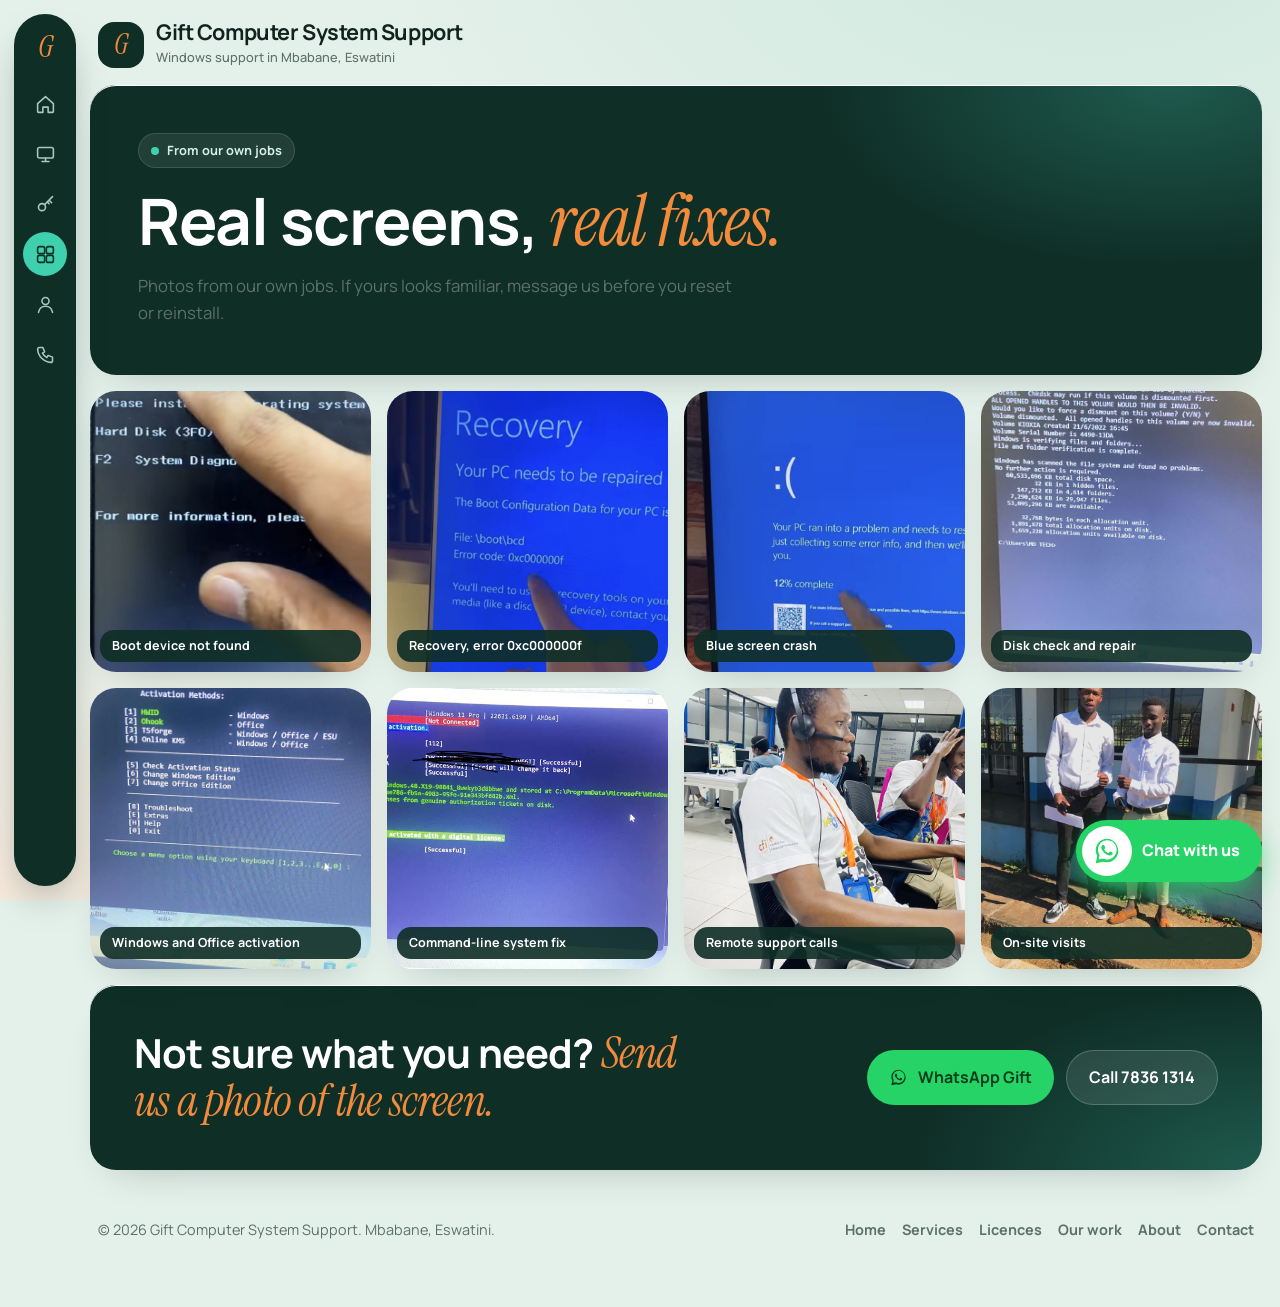
<file: work.html>
<!DOCTYPE html>
<html lang="en">
<head>
<meta charset="utf-8">
<meta name="viewport" content="width=device-width, initial-scale=1, viewport-fit=cover">
<title>Our work | Gift Computer System Support, Mbabane, Eswatini</title>
<meta name="description" content="Real screens and real fixes: boot errors, recovery, blue screens, disk checks and activation by Gift Computer System Support.">
<meta name="theme-color" content="#0f2e26">
<meta property="og:title" content="Our work | Gift Computer System Support">
<meta property="og:description" content="Real screens and real fixes: boot errors, recovery, blue screens, disk checks and activation by Gift Computer System Support.">
<meta property="og:image" content="images/gift-portrait.jpg">
<link rel="icon" href="data:image/svg+xml,%3Csvg xmlns='http://www.w3.org/2000/svg' viewBox='0 0 100 100'%3E%3Crect width='100' height='100' rx='28' fill='%230f2e26'/%3E%3Ctext x='50' y='68' font-size='56' text-anchor='middle' fill='%23f28b3c' font-family='serif'%3EG%3C/text%3E%3C/svg%3E">
<link rel="preconnect" href="https://fonts.googleapis.com">
<link rel="preconnect" href="https://fonts.gstatic.com" crossorigin>
<link href="https://fonts.googleapis.com/css2?family=Instrument+Serif:ital@0;1&family=Manrope:wght@400;500;700;800&display=swap" rel="stylesheet">
<link rel="stylesheet" href="style.css">
<script type="application/ld+json">{"@context":"https://schema.org","@type":"ProfessionalService","name":"Gift Computer System Support","telephone":"+26878361314","email":"machawe.matse@icloud.com","address":{"@type":"PostalAddress","addressLocality":"Mbabane","addressCountry":"SZ"},"areaServed":"Eswatini"}</script>
</head>
<body>
<svg width="0" height="0" style="position:absolute"><defs>
<symbol id="wa" viewBox="0 0 32 32"><path d="M16.04 3C9.4 3 4 8.4 4 15.03c0 2.12.56 4.19 1.62 6.01L4 29l8.1-1.58a12.1 12.1 0 0 0 3.94.66C22.68 28.08 28 22.68 28 16.05 28 9.4 22.68 3 16.04 3zm0 22.1c-1.26 0-2.5-.28-3.63-.8l-.5-.24-4.8.94.98-4.67-.27-.52a10 10 0 0 1-1.5-5.32c0-5.52 4.5-10.02 10.04-10.02 5.5 0 9.98 4.5 9.98 10.02 0 5.55-4.5 10.6-9.3 10.6zm5.5-7.5c-.3-.15-1.8-.9-2.08-1-.28-.1-.48-.15-.68.15-.2.3-.78.98-.95 1.18-.18.2-.35.22-.65.07-.3-.15-1.28-.47-2.43-1.5-.9-.8-1.5-1.8-1.68-2.1-.18-.3-.02-.47.13-.62.14-.13.3-.35.45-.52.15-.18.2-.3.3-.5.1-.2.05-.38-.03-.53-.07-.15-.68-1.65-.93-2.25-.25-.6-.5-.5-.68-.5h-.58c-.2 0-.53.08-.8.38-.28.3-1.05 1.03-1.05 2.5s1.08 2.9 1.23 3.1c.15.2 2.1 3.2 5.1 4.5.7.3 1.27.48 1.7.62.72.23 1.37.2 1.88.12.58-.08 1.8-.74 2.05-1.45.25-.7.25-1.3.18-1.43-.08-.13-.28-.2-.58-.35z"/></symbol>
<symbol id="i-wrench" viewBox="0 0 24 24"><path d="M14.7 6.3a4 4 0 0 0-5.4 5.1L3 17.7 6.3 21l6.3-6.3a4 4 0 0 0 5.1-5.4l-2.6 2.6-2.4-.6-.6-2.4z"/></symbol>
</defs></svg>
<nav class="side" aria-label="Main">
 <a class="logo" href="index.html" aria-label="Gift Computer System Support, home">G</a>
 <a class="n" href="index.html" aria-label="Home"><svg viewBox="0 0 24 24"><path d="M3 11l9-8 9 8v9a1 1 0 0 1-1 1h-5v-6H9v6H4a1 1 0 0 1-1-1z"/></svg><span>Home</span></a>
 <a class="n" href="services.html" aria-label="Services"><svg viewBox="0 0 24 24"><rect x="3" y="4" width="18" height="12" rx="2"/><path d="M8 20h8M12 16v4"/></svg><span>Services</span></a>
 <a class="n" href="licences.html" aria-label="Licences"><svg viewBox="0 0 24 24"><circle cx="8" cy="15" r="4"/><path d="M11 12l9-9M16 7l3 3M14 9l2 2"/></svg><span>Licences</span></a>
 <a class="n on" href="work.html" aria-label="Our work" aria-current=page><svg viewBox="0 0 24 24"><rect x="3" y="3" width="8" height="8" rx="2"/><rect x="13" y="3" width="8" height="8" rx="2"/><rect x="3" y="13" width="8" height="8" rx="2"/><rect x="13" y="13" width="8" height="8" rx="2"/></svg><span>Our work</span></a>
 <a class="n" href="about.html" aria-label="About"><svg viewBox="0 0 24 24"><circle cx="12" cy="8" r="4"/><path d="M4 21c1-5 4.5-7 8-7s7 2 8 7"/></svg><span>About</span></a>
 <a class="n" href="contact.html" aria-label="Contact"><svg viewBox="0 0 24 24"><path d="M5 4h4l2 5-2.5 1.5a11 11 0 0 0 5 5L15 13l5 2v4a2 2 0 0 1-2 2A16 16 0 0 1 3 6a2 2 0 0 1 2-2z"/></svg><span>Contact</span></a>
 <div class="sp"></div>
</nav>
<main id="top">
<a class="brand" href="index.html"><span class="m">G</span><span><b>Gift Computer System Support</b><small>Windows support in Mbabane, Eswatini</small></span></a>
<div class="grid">
<section class="card pagehead"><span class="pill"><i class="dot"></i> From our own jobs</span><h1>Real screens, <span class="serif">real fixes.</span></h1><p>Photos from our own jobs. If yours looks familiar, message us before you reset or reinstall.</p></section><figure class="card shot"><img loading="lazy" src="images/boot-error.jpg" alt="Laptop screen saying boot device not found"><figcaption>Boot device not found</figcaption></figure>
 <figure class="card shot"><img loading="lazy" src="images/recovery.jpg" alt="Windows recovery screen with error 0xc000000f"><figcaption>Recovery, error 0xc000000f</figcaption></figure>
 <figure class="card shot"><img loading="lazy" src="images/blue-screen.jpg" alt="Windows blue screen of death"><figcaption>Blue screen crash</figcaption></figure>
 <figure class="card shot"><img loading="lazy" src="images/disk-check.jpg" alt="Command prompt running a disk check"><figcaption>Disk check and repair</figcaption></figure>
 <figure class="card shot"><img loading="lazy" src="images/activation.jpg" alt="Windows and Office activation menu on screen"><figcaption>Windows and Office activation</figcaption></figure>
 <figure class="card shot"><img loading="lazy" src="images/terminal-fix.jpg" alt="Command line session fixing a Windows system"><figcaption>Command-line system fix</figcaption></figure>

 <figure class="card shot"><img loading="lazy" src="images/support-desk.jpg" alt="Gift on a remote support call"><figcaption>Remote support calls</figcaption></figure>
 <figure class="card shot"><img loading="lazy" src="images/on-site.jpg" alt="Gift on site at a school"><figcaption>On-site visits</figcaption></figure>
<section class="card band"><h2>Not sure what you need? <span class="serif">Send us a photo of the screen.</span></h2><div class="cta"><a class="btn b-wa" href="https://wa.me/26879762612?text=Hello%20Gift%2C%20I%20need%20computer%20support."><svg viewBox="0 0 32 32" fill="currentColor"><use href="#wa"/></svg>WhatsApp Gift</a><a class="btn b-gh" href="tel:+26878361314">Call 7836 1314</a></div></section>
</div>
<footer><span>&copy; <span id="y">2026</span> Gift Computer System Support. Mbabane, Eswatini.</span><nav aria-label="Footer"><a href="index.html">Home</a><a href="services.html">Services</a><a href="licences.html">Licences</a><a href="work.html">Our work</a><a href="about.html">About</a><a href="contact.html">Contact</a></nav></footer>
</main>
<a class="wa" href="https://wa.me/26879762612?text=Hello%20Gift%2C%20I%20need%20computer%20support." aria-label="Chat with us on WhatsApp"><span class="c"><svg viewBox="0 0 32 32"><use href="#wa"/></svg></span><span class="t">Chat with us</span></a>
<script src="app.js"></script>
</body>
</html>
</file>
<file: style.css>
:root{--forest:#0f2e26;--forest2:#17423a;--mint:#e4f0ea;--mint2:#f4faf7;--card:#fff;--teal:#1f9e84;--orange:#f28b3c;--ink:#10231e;--mute:#5c716a;--wa:#25D366;--r:26px;--side:84px}
*{box-sizing:border-box;margin:0}
html{scroll-behavior:smooth;scroll-padding-top:20px}
body{font-family:Manrope,system-ui,-apple-system,"Segoe UI",sans-serif;color:var(--ink);line-height:1.6;background:radial-gradient(1200px 700px at 85% -10%,#cfe9df,transparent 60%),radial-gradient(900px 600px at 0 100%,#f7e9dc,transparent 55%),var(--mint);background-attachment:fixed;-webkit-font-smoothing:antialiased}
img{max-width:100%;display:block}
a{color:inherit}
:focus-visible{outline:3px solid var(--orange);outline-offset:3px;border-radius:8px}
.serif{font-family:"Instrument Serif",Georgia,serif;font-style:italic;font-weight:400}
.brand{display:flex;align-items:center;gap:12px;padding:6px 8px 16px;text-decoration:none}
.brand .m{width:46px;height:46px;border-radius:16px;background:var(--forest);color:var(--orange);display:grid;place-items:center;font-family:"Instrument Serif",serif;font-style:italic;font-size:28px;line-height:1}
.brand b{font-size:clamp(1.05rem,2.6vw,1.35rem);letter-spacing:-.02em;line-height:1.1;display:block}.brand small{color:var(--mute);font-weight:500;font-size:.8rem}
.about{grid-column:1/-1;display:grid;grid-template-columns:minmax(260px,5fr) 7fr;padding:0;overflow:hidden}
.about img{width:100%;height:100%;object-fit:cover;object-position:50% 15%;min-height:420px}
.about .tx{padding:clamp(26px,4vw,52px);display:flex;flex-direction:column;gap:16px;justify-content:center}
.deg{display:flex;gap:14px;align-items:center;background:#ffffff12;border:1px solid #ffffff26;border-radius:22px;padding:16px 18px}
.deg .em{font-size:2rem;line-height:1}.deg b{display:block;line-height:1.3}.deg small{color:#9ec2b6}
.chips{display:flex;flex-wrap:wrap;gap:8px}.chips span{font-size:.85rem;font-weight:700;padding:7px 14px;border-radius:99px;background:#ffffff14;border:1px solid #ffffff22;color:#d6efe5}
.note{grid-column:1/-1;margin:-4px 8px 0;font-size:.92rem}
/* sidebar */
.side{position:fixed;z-index:50;left:14px;top:14px;bottom:14px;width:62px;background:var(--forest);border-radius:34px;display:flex;flex-direction:column;align-items:center;padding:18px 0;gap:6px;box-shadow:0 20px 40px -18px #0f2e26aa}
.logo{font-family:"Instrument Serif",serif;font-style:italic;font-size:30px;color:var(--orange);margin-bottom:14px;text-decoration:none;line-height:1}
.side a.n{width:44px;height:44px;border-radius:50%;display:grid;place-items:center;color:#a9c8bd;transition:.25s;position:relative}
.side a.n:hover{color:#fff;background:#ffffff14}
.side a.n.on{background:#3fd1ae;color:var(--forest)}
.side svg{width:21px;height:21px;fill:none;stroke:currentColor;stroke-width:1.8;stroke-linecap:round;stroke-linejoin:round}
.side .sp{flex:1}
.side a.n span{position:absolute;left:58px;background:var(--forest);color:#fff;font-size:12px;padding:4px 10px;border-radius:99px;opacity:0;pointer-events:none;transform:translateX(-6px);transition:.2s;white-space:nowrap}
.side a.n:hover span{opacity:1;transform:none}
main{margin-left:var(--side);padding:14px 18px 40px 6px;max-width:1500px}
.grid{display:grid;grid-template-columns:repeat(12,1fr);gap:16px}
.card{background:var(--card);border-radius:var(--r);padding:26px;box-shadow:0 1px 0 #fff inset,0 18px 40px -26px #0f2e2655}
.dark{background:var(--forest);color:#fff}
h1,h2,h3{line-height:1.08;letter-spacing:-.02em}
h1{font-size:clamp(2.2rem,5vw,4.1rem);font-weight:700}
h1 .serif,h2 .serif{color:var(--orange);font-size:1.12em}
h2{font-size:clamp(1.7rem,3.2vw,2.5rem);font-weight:700}
h3{font-size:1.15rem;font-weight:700}
p{color:var(--mute)}.dark p{color:#b9d3c9}
.btn{display:inline-flex;align-items:center;gap:10px;padding:14px 22px;border-radius:99px;font-weight:700;text-decoration:none;border:0;cursor:pointer;font:inherit;font-weight:700;transition:transform .2s,box-shadow .2s}
.btn:hover{transform:translateY(-2px)}
.b-or{background:var(--orange);color:#2b1300;box-shadow:0 10px 24px -10px #f28b3c}
.b-gh{background:#ffffff1a;color:#fff;border:1px solid #ffffff33}
.b-dk{background:var(--forest);color:#fff}
.b-wa{background:var(--wa);color:#063d1c}
.btn svg{width:19px;height:19px}
.pill{display:inline-flex;align-items:center;gap:8px;font-size:.8rem;font-weight:700;background:#ffffff14;border:1px solid #ffffff22;padding:6px 12px;border-radius:99px;color:#d6efe5}
.dot{width:8px;height:8px;border-radius:50%;background:#3fd1ae;box-shadow:0 0 0 0 #3fd1ae;animation:pl 2s infinite}
@keyframes pl{70%{box-shadow:0 0 0 8px #3fd1ae00}100%{box-shadow:0 0 0 0 #3fd1ae00}}
/* hero */
.hero{grid-column:span 8;padding:clamp(26px,4vw,52px);display:flex;flex-direction:column;justify-content:space-between;gap:30px;min-height:430px;background:radial-gradient(500px 300px at 90% 0,#1f5a4d,transparent 70%),var(--forest)}
.hero p{max-width:52ch;font-size:1.05rem}
.cta{display:flex;flex-wrap:wrap;gap:12px}
.hero-photo{grid-column:span 4;padding:0;overflow:hidden;position:relative;min-height:380px}
.hero-photo img{position:absolute;inset:0;width:100%;height:100%;object-fit:cover;object-position:50% 20%}
.tag{position:absolute;left:14px;right:14px;bottom:14px;background:#ffffffee;backdrop-filter:blur(10px);border-radius:20px;padding:14px 16px;display:flex;justify-content:space-between;align-items:center;gap:10px;font-size:.9rem}
.tag b{display:block;font-size:1rem}.tag small{color:var(--mute)}
/* stats */
.stat{grid-column:span 4}
.stat .big{font-size:clamp(2.2rem,4vw,3.2rem);font-weight:800;letter-spacing:-.04em;line-height:1}
.bar{height:8px;border-radius:9px;background:#e7efeb;margin-top:16px;display:flex;gap:4px;overflow:hidden}
.bar i{display:block;border-radius:9px;background:var(--teal)}.bar i:nth-child(2){background:#8bd3c1}.bar i:nth-child(3){background:var(--orange)}
.tick{display:grid;grid-template-columns:repeat(24,1fr);gap:3px;margin-top:16px}.tick i{height:14px;border-radius:3px;background:var(--teal)}.tick i:nth-child(n+17){background:#d5e4de}
/* services */
.head{grid-column:1/-1;padding:30px 8px 4px;display:flex;justify-content:space-between;align-items:end;gap:20px;flex-wrap:wrap}
.head p{max-width:46ch}
.svc{grid-column:span 4;display:flex;flex-direction:column;gap:12px;transition:transform .25s}
.svc:hover{transform:translateY(-4px)}
.ic{width:52px;height:52px;border-radius:18px;background:var(--mint);display:grid;place-items:center;color:var(--forest)}
.ic svg{width:26px;height:26px;fill:none;stroke:currentColor;stroke-width:1.7;stroke-linecap:round;stroke-linejoin:round}
.svc.hl{background:var(--orange)}.svc.hl p,.svc.hl h3{color:#2b1300}.svc.hl .ic{background:#ffffff55}
.svc.dk{background:var(--forest);color:#fff}.svc.dk .ic{background:#ffffff14;color:#3fd1ae}.svc.dk p{color:#b9d3c9}
/* gallery */
.gal-intro{grid-column:1/-1;display:flex;flex-direction:column;justify-content:center;gap:14px;align-items:flex-start}
.shot{grid-column:span 3;padding:0;overflow:hidden;position:relative;aspect-ratio:1/1}
.shot img{width:100%;height:100%;object-fit:cover}
.shot figcaption{position:absolute;left:10px;right:10px;bottom:10px;background:#0f2e26e6;color:#fff;font-size:.78rem;font-weight:700;padding:8px 12px;border-radius:14px;line-height:1.3}
/* serve */
.serve{grid-column:span 6;display:grid;grid-template-columns:1fr;gap:10px}
.row{display:flex;align-items:center;gap:14px;padding:14px 16px;border-radius:20px;background:var(--mint2);border:1px solid #e1ece7}
.row .av{width:44px;height:44px;border-radius:50%;background:var(--forest);color:#3fd1ae;display:grid;place-items:center;flex:none}
.row .av svg{width:21px;height:21px;fill:none;stroke:currentColor;stroke-width:1.8;stroke-linecap:round;stroke-linejoin:round}
.row b{display:block;line-height:1.25}.row small{color:var(--mute)}
.photo2{grid-column:span 3;padding:0;overflow:hidden;min-height:320px;position:relative}
.photo2 img{position:absolute;inset:0;width:100%;height:100%;object-fit:cover}
/* steps */
.steps{grid-column:1/-1;display:grid;grid-template-columns:repeat(4,1fr);gap:16px}
.step{padding:24px}.step .k{font-family:"Instrument Serif",serif;font-style:italic;font-size:2.6rem;color:var(--teal);line-height:1}
/* contact */
.contact{grid-column:span 7;padding:clamp(26px,4vw,44px)}
form{display:grid;gap:12px;margin-top:20px}
label{font-size:.85rem;font-weight:700;display:grid;gap:6px}
input,select,textarea{font:inherit;padding:13px 16px;border-radius:16px;border:1.5px solid #d3e2db;background:#fff;color:var(--ink);width:100%}
input:focus,select:focus,textarea:focus{outline:3px solid #1f9e8444;border-color:var(--teal)}
.info{grid-column:span 5;display:flex;flex-direction:column;gap:12px}
.info a.row{text-decoration:none;transition:.2s}.info a.row:hover{background:#fff;border-color:var(--teal)}
.info .row{background:#ffffff0f;border-color:#ffffff1f}.info .row small{color:#9ec2b6}.info .row .av{background:#3fd1ae;color:var(--forest)}
footer{margin-top:22px;padding:26px 8px;display:flex;justify-content:space-between;flex-wrap:wrap;gap:12px;color:var(--mute);font-size:.9rem}
/* whatsapp */
.wa{position:fixed;right:max(18px,env(safe-area-inset-right));bottom:max(18px,env(safe-area-inset-bottom));z-index:60;display:flex;align-items:center;gap:10px;background:var(--wa);color:#fff;text-decoration:none;font-weight:800;padding:0 22px 0 6px;height:62px;border-radius:99px;box-shadow:0 0 0 0 #25D36699,0 10px 30px -6px #25D366;animation:glow 2.2s infinite}
.wa .c{width:50px;height:50px;border-radius:50%;background:#fff;display:grid;place-items:center}
.wa svg{width:30px;height:30px;fill:var(--wa)}
@keyframes glow{0%{box-shadow:0 0 0 0 #25D366aa,0 0 22px 2px #25D366aa}70%{box-shadow:0 0 0 22px #25D36600,0 0 34px 8px #25D36666}100%{box-shadow:0 0 0 0 #25D36600,0 0 22px 2px #25D366aa}}
.wa:hover{transform:scale(1.05)}
/* entrance: one orchestrated moment */
.hero>*{animation:in .8s cubic-bezier(.2,.7,.2,1) both}.hero>*:nth-child(2){animation-delay:.12s}.hero>*:nth-child(3){animation-delay:.24s}
@keyframes in{from{opacity:0;transform:translateY(18px)}}
@media (prefers-reduced-motion:reduce){*{animation:none!important;scroll-behavior:auto!important;transition:none!important}}
/* responsive */
@media (max-width:1100px){.about{grid-template-columns:1fr}.about img{min-height:380px;max-height:520px}.hero,.hero-photo{grid-column:1/-1}.hero-photo{min-height:420px}.hero-photo img{object-position:50% 25%}.svc,.stat{grid-column:span 6}.stat:last-of-type{grid-column:1/-1}.serve,.photo2{grid-column:1/-1}.photo2{min-height:380px}.photo2 img{object-position:50% 30%}.steps{grid-template-columns:repeat(2,1fr)}.contact,.info{grid-column:1/-1}.gal-intro{grid-column:1/-1}.shot{grid-column:span 3}}
@media (max-width:760px){
 :root{--side:0px}
 .side{top:auto;left:50%;transform:translateX(-50%);bottom:max(12px,env(safe-area-inset-bottom));width:min(94vw,420px);height:62px;flex-direction:row;justify-content:space-around;padding:0 8px;border-radius:99px}
 .logo,.side .sp,.side a.n span{display:none}
 .side a.n{width:46px;height:46px}
 main{margin:0;padding:10px 10px 130px}
 .grid{gap:12px}.card{padding:22px;border-radius:24px}
 .svc,.stat{grid-column:1/-1}.shot{grid-column:span 6;aspect-ratio:16/11}.steps{grid-template-columns:1fr}
 .btn{width:100%;justify-content:center}
 .wa{bottom:calc(88px + env(safe-area-inset-bottom));padding:0;width:62px;justify-content:center}.wa .t{display:none}
 .wa .c{background:transparent}.wa svg{fill:#fff}
 .tag{flex-direction:column;align-items:flex-start}
}

@view-transition{navigation:auto}
.side{view-transition-name:side}
.pagehead{grid-column:1/-1;min-height:250px;display:flex;flex-direction:column;justify-content:flex-end;gap:14px;padding:clamp(26px,4vw,48px);background:radial-gradient(500px 260px at 92% 0,#1f5a4d,transparent 70%),var(--forest);color:#fff}
.pagehead p{max-width:60ch;font-size:1.05rem}.pagehead .pill{align-self:flex-start}
.half{grid-column:span 6}.third{grid-column:span 4}
.cal{display:grid;grid-template-columns:repeat(7,1fr);gap:7px;margin:16px 0}
.cal button{border:0;background:var(--mint2);border-radius:18px;padding:10px 0;font:inherit;cursor:pointer;display:grid;gap:2px;justify-items:center;color:var(--ink);transition:.2s}
.cal button small{color:var(--mute);font-size:.7rem;font-weight:700}.cal button b{font-size:1.1rem}
.cal button:hover{background:#d9ece4}.cal button.on{background:var(--forest);color:#fff}.cal button.on small{color:#9ec2b6}
.mh{display:flex;justify-content:space-between;align-items:center}.mh h3{font-size:1.5rem}
.lk{display:flex;flex-direction:column;gap:12px;text-decoration:none;transition:transform .25s}.lk:hover{transform:translateY(-4px)}
.lk .go{margin-top:auto;font-weight:800;color:var(--teal)}.dark.lk .go,.hl.lk .go{color:inherit}
.band{grid-column:1/-1;display:flex;justify-content:space-between;align-items:center;gap:22px;flex-wrap:wrap;padding:clamp(26px,4vw,44px);background:radial-gradient(500px 260px at 100% 100%,#1f5a4d,transparent 70%),var(--forest);color:#fff}
.band h2{max-width:22ch}
.chk{list-style:none;padding:0;display:grid;gap:12px;margin-top:14px}.chk li{display:flex;gap:12px;align-items:flex-start;color:#d6efe5}
.chk li:before{content:"✓";flex:none;width:26px;height:26px;border-radius:50%;background:#3fd1ae;color:var(--forest);display:grid;place-items:center;font-weight:800;font-size:.85rem}
footer nav{display:flex;gap:16px;flex-wrap:wrap}footer nav a{text-decoration:none;font-weight:700}footer nav a:hover{color:var(--teal)}
@media (max-width:1100px){.half,.third{grid-column:1/-1}}
@media (max-width:760px){.cal{gap:4px}.cal button{border-radius:14px}.pagehead{min-height:210px}}
</file>
